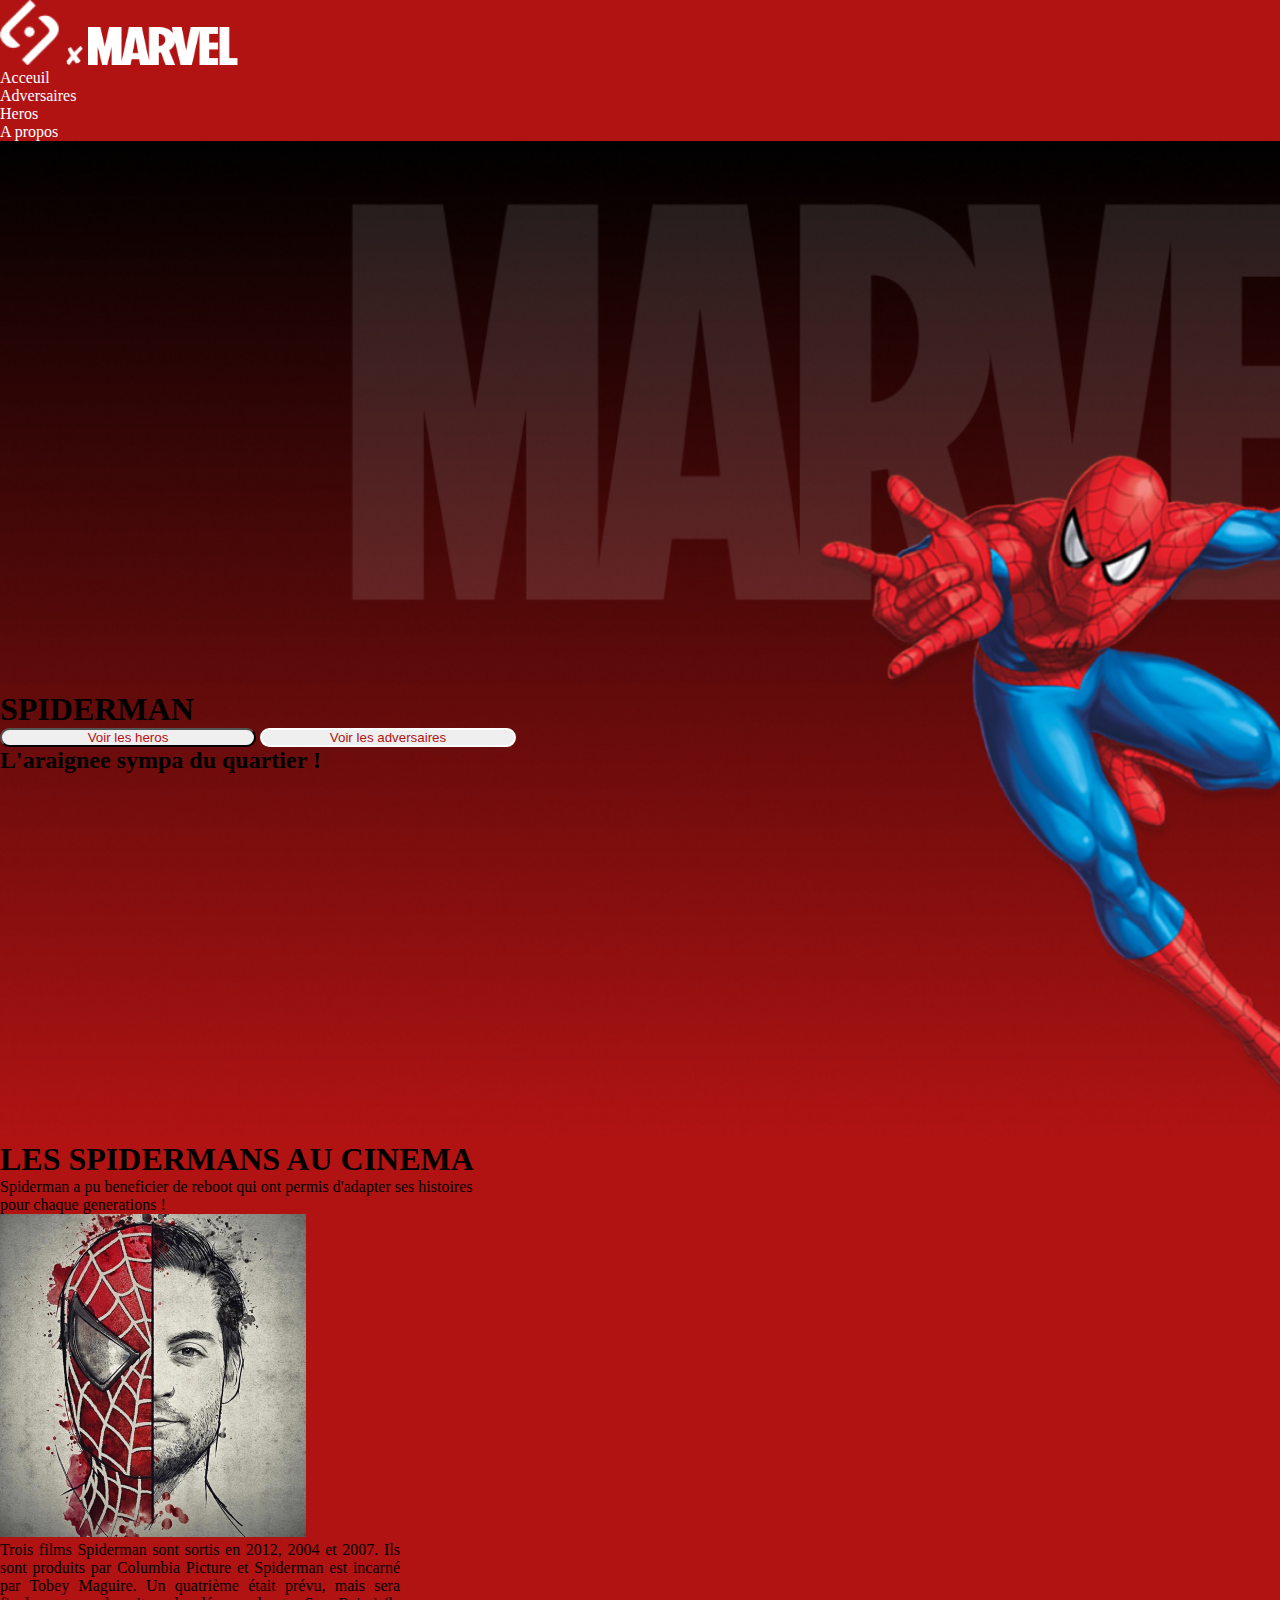
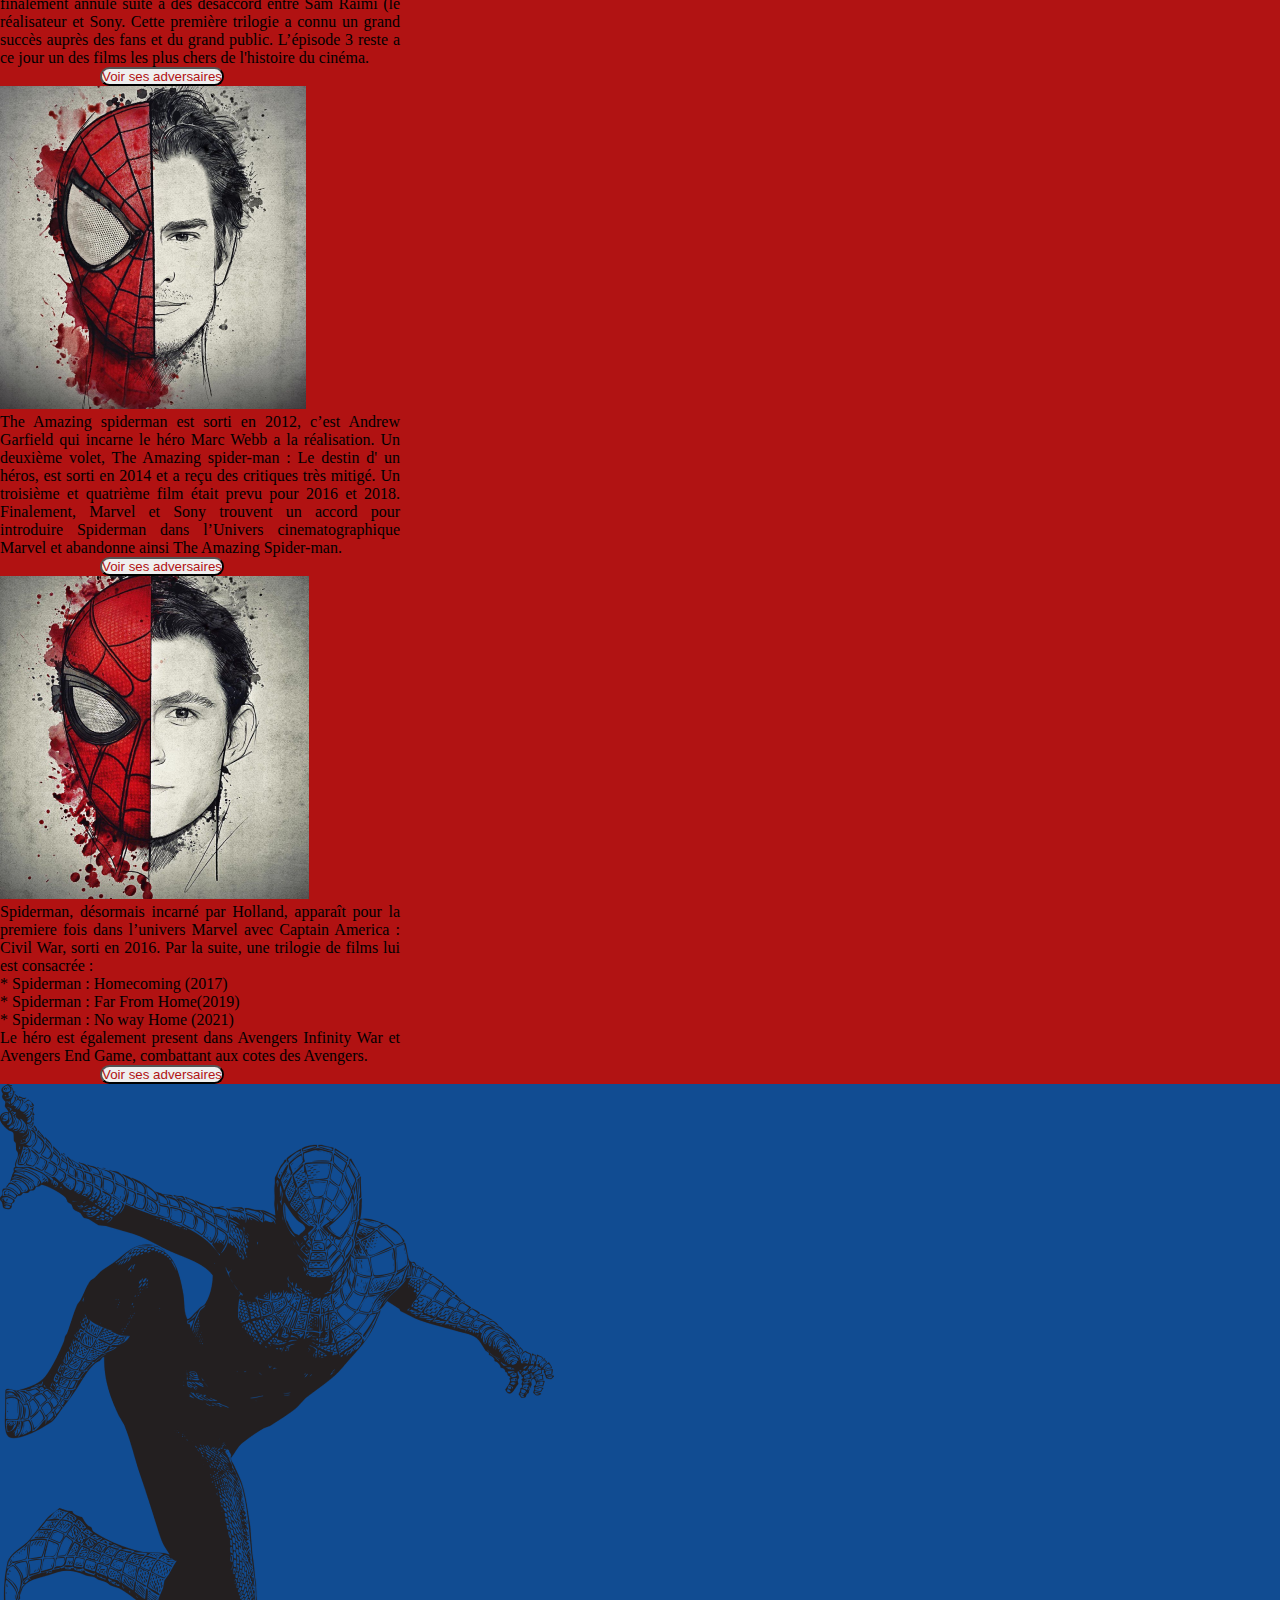
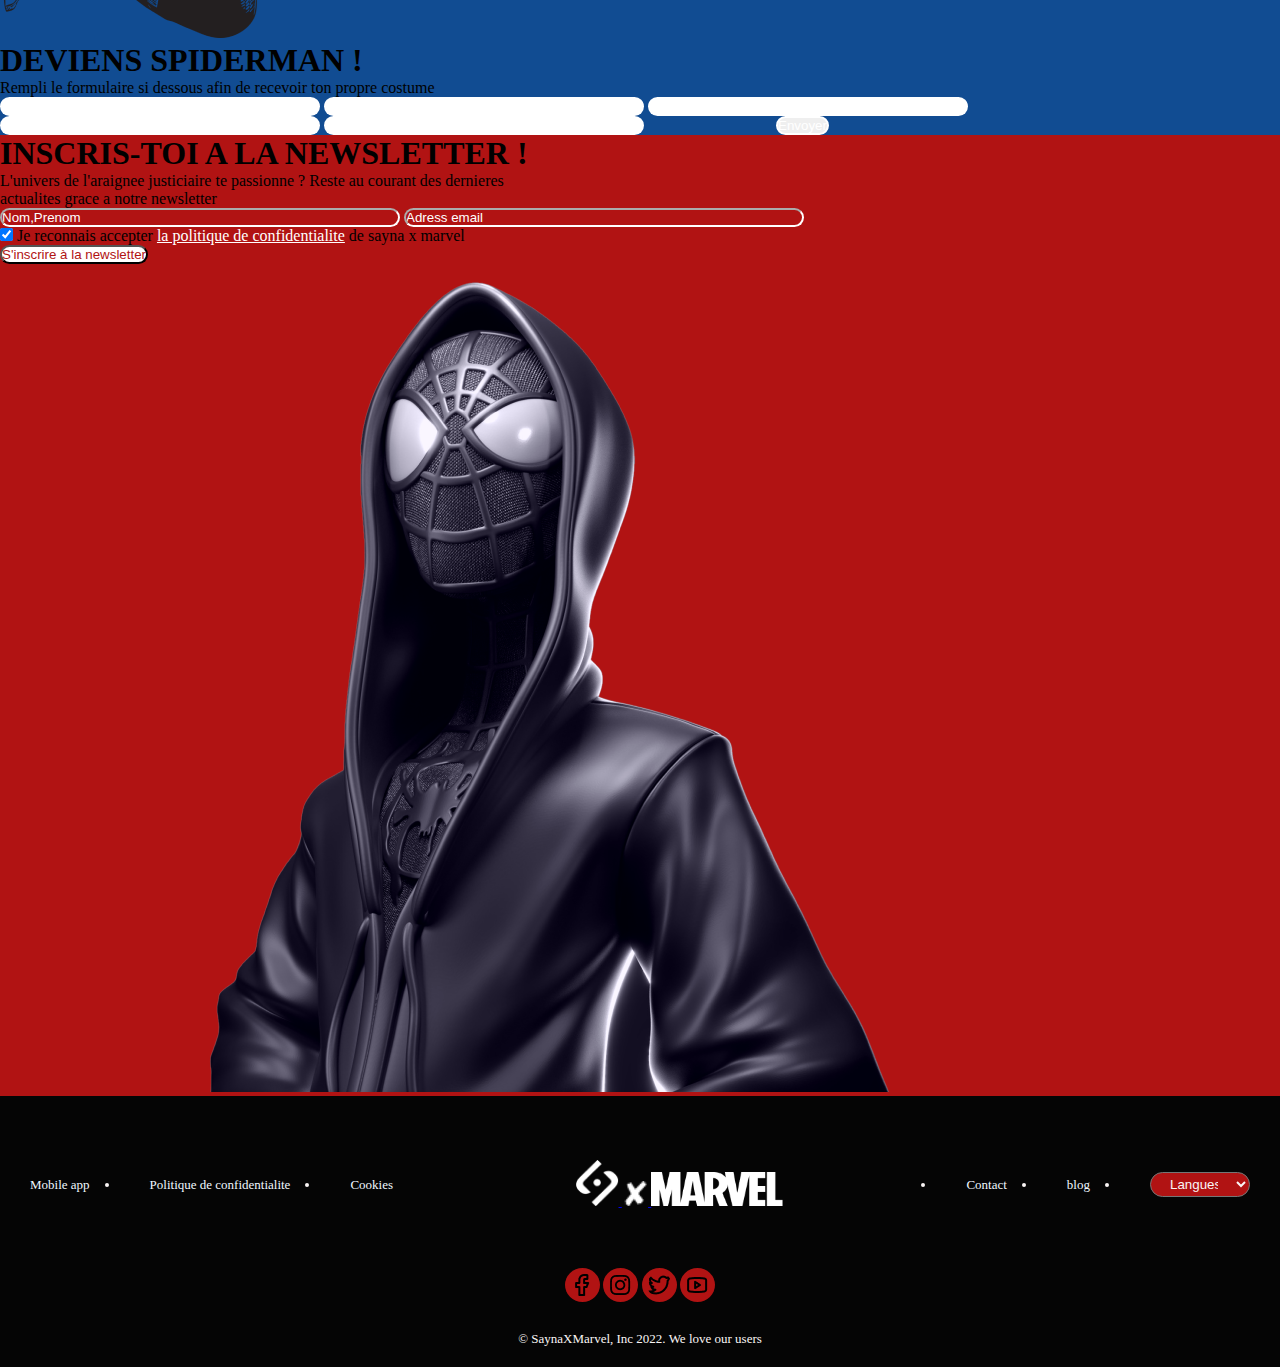
<file: index.html>
<!DOCTYPE html>
<html lang="en">
<head>
    <meta charset="UTF-8">
    <meta http-equiv="X-UA-Compatible" content="IE=edge">
    <meta name="viewport" content="width=device-width, initial-scale=1.0">
    <link href="https://cdn.jsdelivr.net/npm/bootstrap@5.1.3/dist/css/bootstrap.min.css" rel="stylesheet" integrity="sha384-1BmE4kWBq78iYhFldvKuhfTAU6auU8tT94WrHftjDbrCEXSU1oBoqyl2QvZ6jIW3" crossorigin="anonymous">
    <link rel="stylesheet" href="Assets/Css/style.css">
    <title>Home page</title>
</head>
<body>
    <nav id="navigation">
        <div class="container-fluid d-sm-flex text-center justify-content-between align-items-center py-3">
            <div class="mb-2 d-sm-flex text-center align-items-center">
                <img class="list-inline-item mx-4" style="width: 60px;" src="Assets/Logo/logo1.png" alt="logo">
                <img class="list-inline-item mx-4" style="width: 20px;" src="Assets/Logo/logo2.png" alt="logo">
                <img class="list-inline-item mx-4" style="width: 150px;" src="Assets/Logo/logo3.png" alt="logo">
            </div>
            <div class="menu pt-1">
                <ul class="list-inline m-0">
                    <li class="list-inline-item mx-4 fs-4"><a href="#"> <span class="mx-2 d-none d-md-inline">Acceuil</span></a></li>
                    <li class="list-inline-item mx-4 fs-4"><a href="adversaire.html"> <span class="mx-2 d-none d-md-inline">Adversaires</span></a></li>
                    <li class="list-inline-item mx-4 fs-4"><a href="hero.html"> <span class="mx-2 d-none d-md-inline">Heros</span></a></li>
                    <li class="list-inline-item mx-4 fs-4"><a href="apropos.html"> </i> <span class="mx-2 d-none d-md-inline">A propos</span></a></li>
                </ul>
            </div>
        </div>
    </nav>
    <main>
        <section id="spiderman">
            <div class="container mb-2 box">
                <h1 class="text-white fw-bold mb-4">SPIDERMAN</h1>
                <button type="button" class="btn btn-light py-2 fs-5 mb-4 mt-4">Voir les heros</button>
                <button type="button" class="btn py-2 fs-5 mb-4 mt-4 mx-4 opac">Voir les adversaires</button>    
                <h2 class="text-white fw-bold mb-4 mt-4">L'araignee sympa du quartier !</h2>
            </div>
        </section>
        <section id="cinema">
            <div class="container">
                <h1 class="text-white fw-bold">LES SPIDERMANS AU CINEMA</h1>
                <p class="text-white">Spiderman a pu beneficier de reboot qui ont permis d'adapter ses histoires <br>
                pour chaque generations !</p>
                <div class="row">
                    
                    <div class="col-md-4">
                        <div class="card" style="width: 25rem;">
                            <img src="Assets/Illustration/img3.png" class="card-img-top" alt="spiderman">
                            <div class="card-body">
                              <p class="card-text cinema-text text-white" style="font-size: 16px;">Trois films Spiderman sont sortis en 2012, 2004 et 2007. Ils sont produits par Columbia Picture 
                                  et Spiderman est incarné par Tobey Maguire. Un quatrième était prévu, mais sera finalement annule suite a des 
                                  désaccord entre Sam Raimi (le réalisateur et Sony. Cette première trilogie a connu un grand succès auprès des 
                                  fans et du grand public. L’épisode 3 reste a ce jour un des films les plus chers de l'histoire du cinéma.</p>
                                  <button type="button" class="btn btn-light py-2 fs-5 mt-6 button-card">Voir ses adversaires</button>
                             </div>
                          </div>
                    </div>
                    <div class="col-md-4">
                        <div class="card" style="width: 25rem;">
                            <img src="Assets/Illustration/img2.png" class="card-img-top" alt="spiderman">
                            <div class="card-body">
                              <p class="card-text cinema-text text-white">The Amazing spiderman est sorti en 2012, c’est Andrew Garfield qui incarne le héro
                                Marc Webb a la réalisation. Un deuxième volet, The Amazing spider-man : Le destin d' un héros,
                                est sorti en 2014 et a reçu des critiques très mitigé. Un troisième et quatrième film était prevu
                                 pour 2016 et 2018. Finalement, Marvel et Sony trouvent un accord pour introduire Spiderman dans
                                 l’Univers cinematographique Marvel et abandonne ainsi The Amazing Spider-man.</p>
                                 <button type="button" class="btn btn-light py-2 fs-5 mt-2 button-card">Voir ses adversaires</button>
                            </div>
                          </div>
                    </div>
                    <div class="col-md-4">
                        <div class="card" style="width: 25rem;">
                            <img src="Assets/Illustration/img4.png" class="card-img-top" alt="spiderman">
                            <div class="card-body">
                              <p class="card-text cinema-text text-white">Spiderman, désormais incarné par Holland, apparaît pour la premiere fois dans l’univers 
                                  Marvel avec Captain America : Civil War, sorti en 2016. Par la suite, une trilogie de films lui est consacrée : <br>
                                 * Spiderman : Homecoming (2017) <br>
                                 * Spiderman : Far From Home(2019) <br>
                                 * Spiderman : No way Home (2021) <br>
                                Le héro est également present dans Avengers Infinity War et Avengers End Game, combattant aux cotes des Avengers.</p>
                                <button type="button" class="btn btn-light py-2 fs-5 button-card">Voir ses adversaires</button>
                            </div>
                          </div>
                    </div>
                </div>
            </div>
        </section>
        <section id="formulaire">
            <div class="conteneur">
                <div class="row">
                    <div class="col-md-6">
                        <img src="Assets/Illustration/img5.png" alt="spiderman">
                    </div>
                    <div class="col-md-6">
                        <h1 class="text-white mt-4">DEVIENS SPIDERMAN !</h1>
                        <p class="text-white">Rempli le formulaire si dessous afin de recevoir ton propre costume</p>
                        <form>
                            <input type="text" class="form-control mt-3 form" placeholder="Nom">
                            <input type="text" class="form-control mt-3 form" placeholder="Prenom">
                            <input type="text" class="form-control mt-3 form" placeholder="Taille (cm)">
                            <input type="text" class="form-control mt-3 form" placeholder="Poids (kg)">
                            <input type="text" class="form-control mt-3 form" placeholder="Adress email">
                            <button type="button" class="btn py-6 px-4 fs-5 mb-4 mt-4 envoyer">Envoyer</button> 
                          </form>
                    </div>
                </div>
            </div>
        </section>
        <section id="newsletter">
            <div class="container box">
                <div class="row">
                    <div class="col-md-6">
                        <h1 class="text-white">INSCRIS-TOI A LA NEWSLETTER !</h1>
                        <p class="text-white">L'univers de l'araignee justiciaire te passionne ? Reste au courant des dernieres <br>
                        actualites grace a notre newsletter</p>
                        <form>
                            <input type="text" class="form-control mt-3 letterform" placeholder="Nom,Prenom ">
                            <input type="text" class="form-control mt-3 letterform" placeholder="Adress email">
                            <div class="form-check mt-4">
                                <input class="form-check-input" type="checkbox" id="check1" name="option1" value="something" checked>
                                <label class="form-check-label text-white">Je reconnais accepter <a href="#">la politique de confidentialite</a>
                                de sayna x marvel</label>
                              </div> 
                            <button type="button" class="btn py-6 px-4 fs-5 mb-4 mt-4 envoyer">S'inscrire à la newsletter</button>
                        </form>
                    </div>
                    <div class="col-md-6">
                        <img src="Assets/Illustration/img6.png" alt="spiderman">
                    </div>
                </div>
            </div>
        </section>
    </main>
    <footer>
        <div class="conteneur footer">
            <div class="navigation-footer">
                <ul class="list1">
                    <li><a href="#">Mobile app</a></li>
                    <li><a href="#">Politique de confidentialite</a></li>
                    <li><a href="#">Cookies</a></li>
                </ul>
                <div class="brand">
                    <a href="#">
                        <img src="./Assets/Logo/logo1.png" width="16%" alt="">
                        <img src="./Assets/Logo/logo2.png" width="10%" alt="">
                        <img src="./Assets/Logo/logo3.png" width="50%" alt="">
                    </a>
                </div>
                <ul class="list2">
                    <li><a href="#">Contact</a></li>
                    <li><a href="#">blog</a></li>
                    <li>
                        <select name="" id="" class="formselect">
                            <option selected="">Langues</option>
                            <option value="Francais">Francais</option>
                            <option value="Anglais">Anglais</option>
                            <option value="Espagnol">Espagnol</option>
                        </select>
                    </li>
                </ul>
            </div>
            <div class="media" >
                <img src="./Assets/Logo/logof.png" alt="">
                <img src="./Assets/Logo/logoi.png" alt="">
                <img src="./Assets/Logo/logot.png" alt="">
                <img src="./Assets/Logo/logoy.png" alt="">
            </div>
            <div class="copyright">
                <p>&copy; SaynaXMarvel, Inc 2022. We love our users</p>
            </div>
        </div>
    </footer>
</body>
</html>
</file>
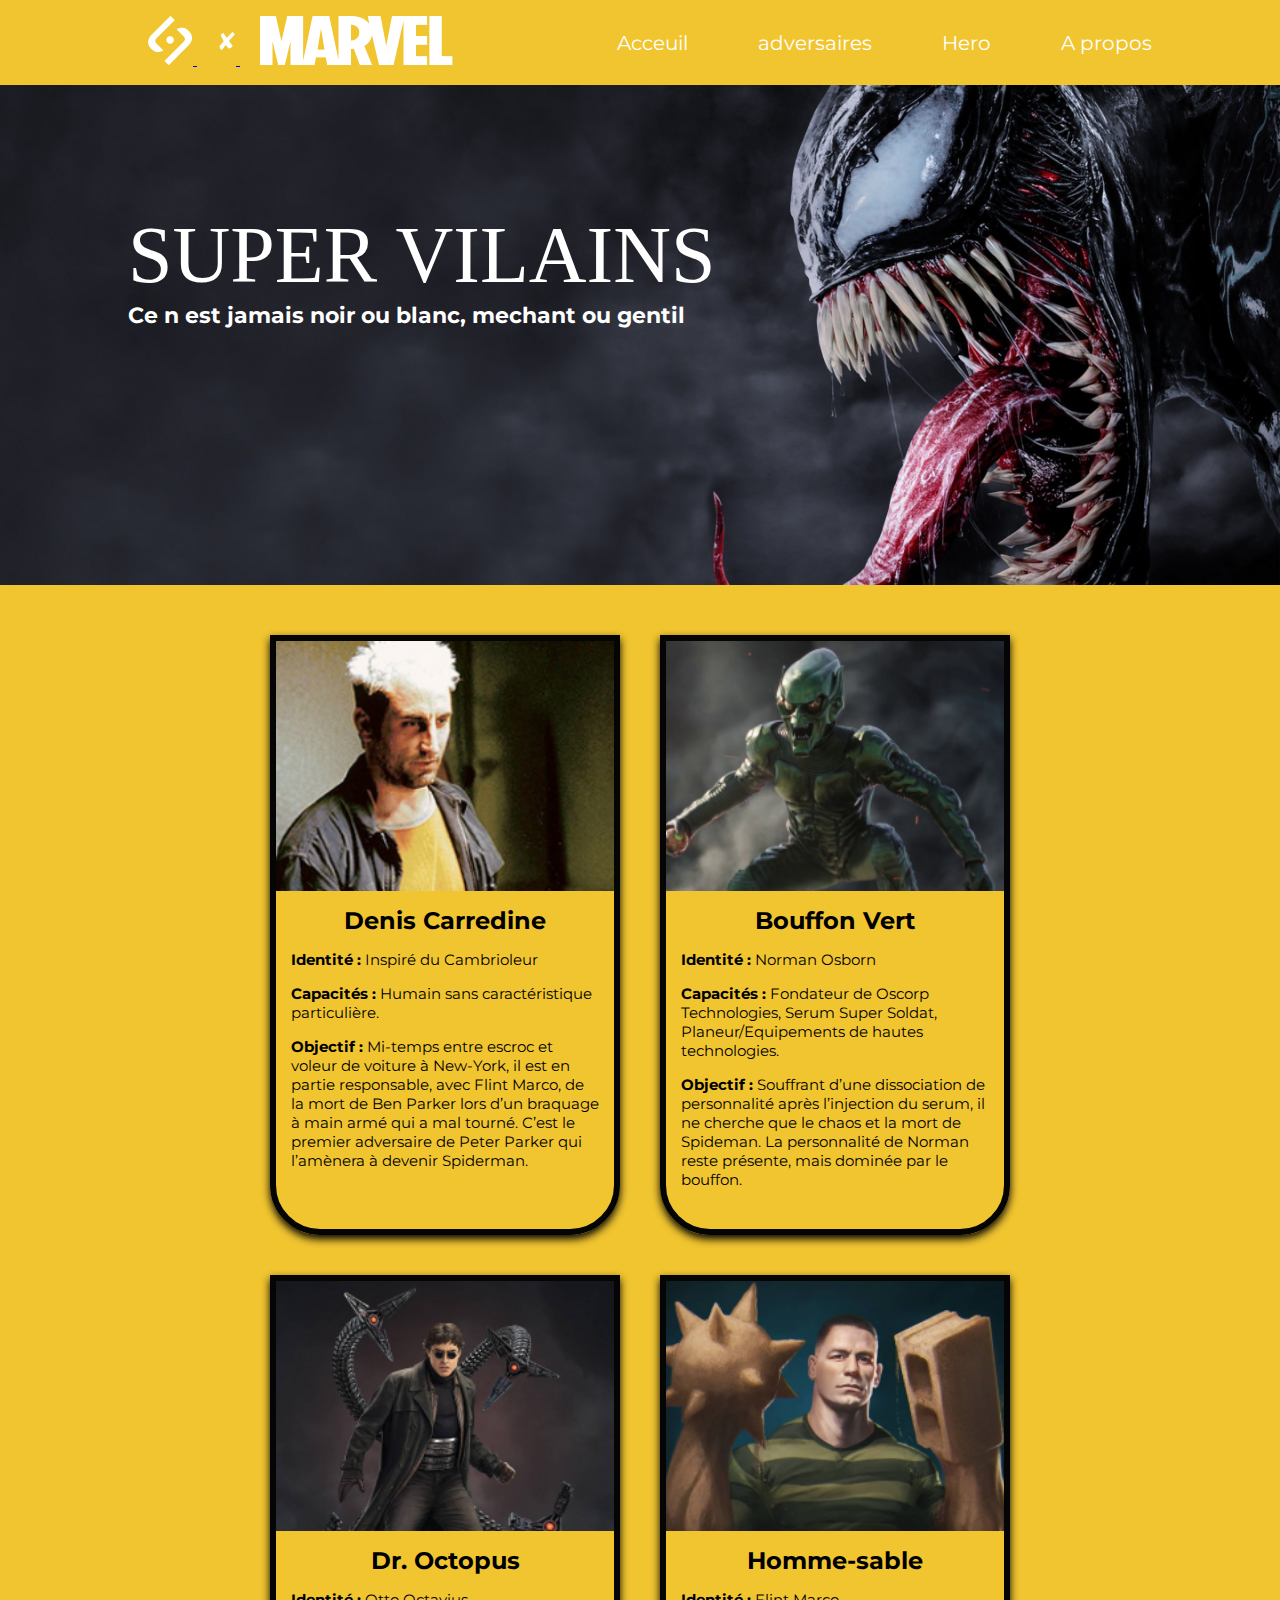
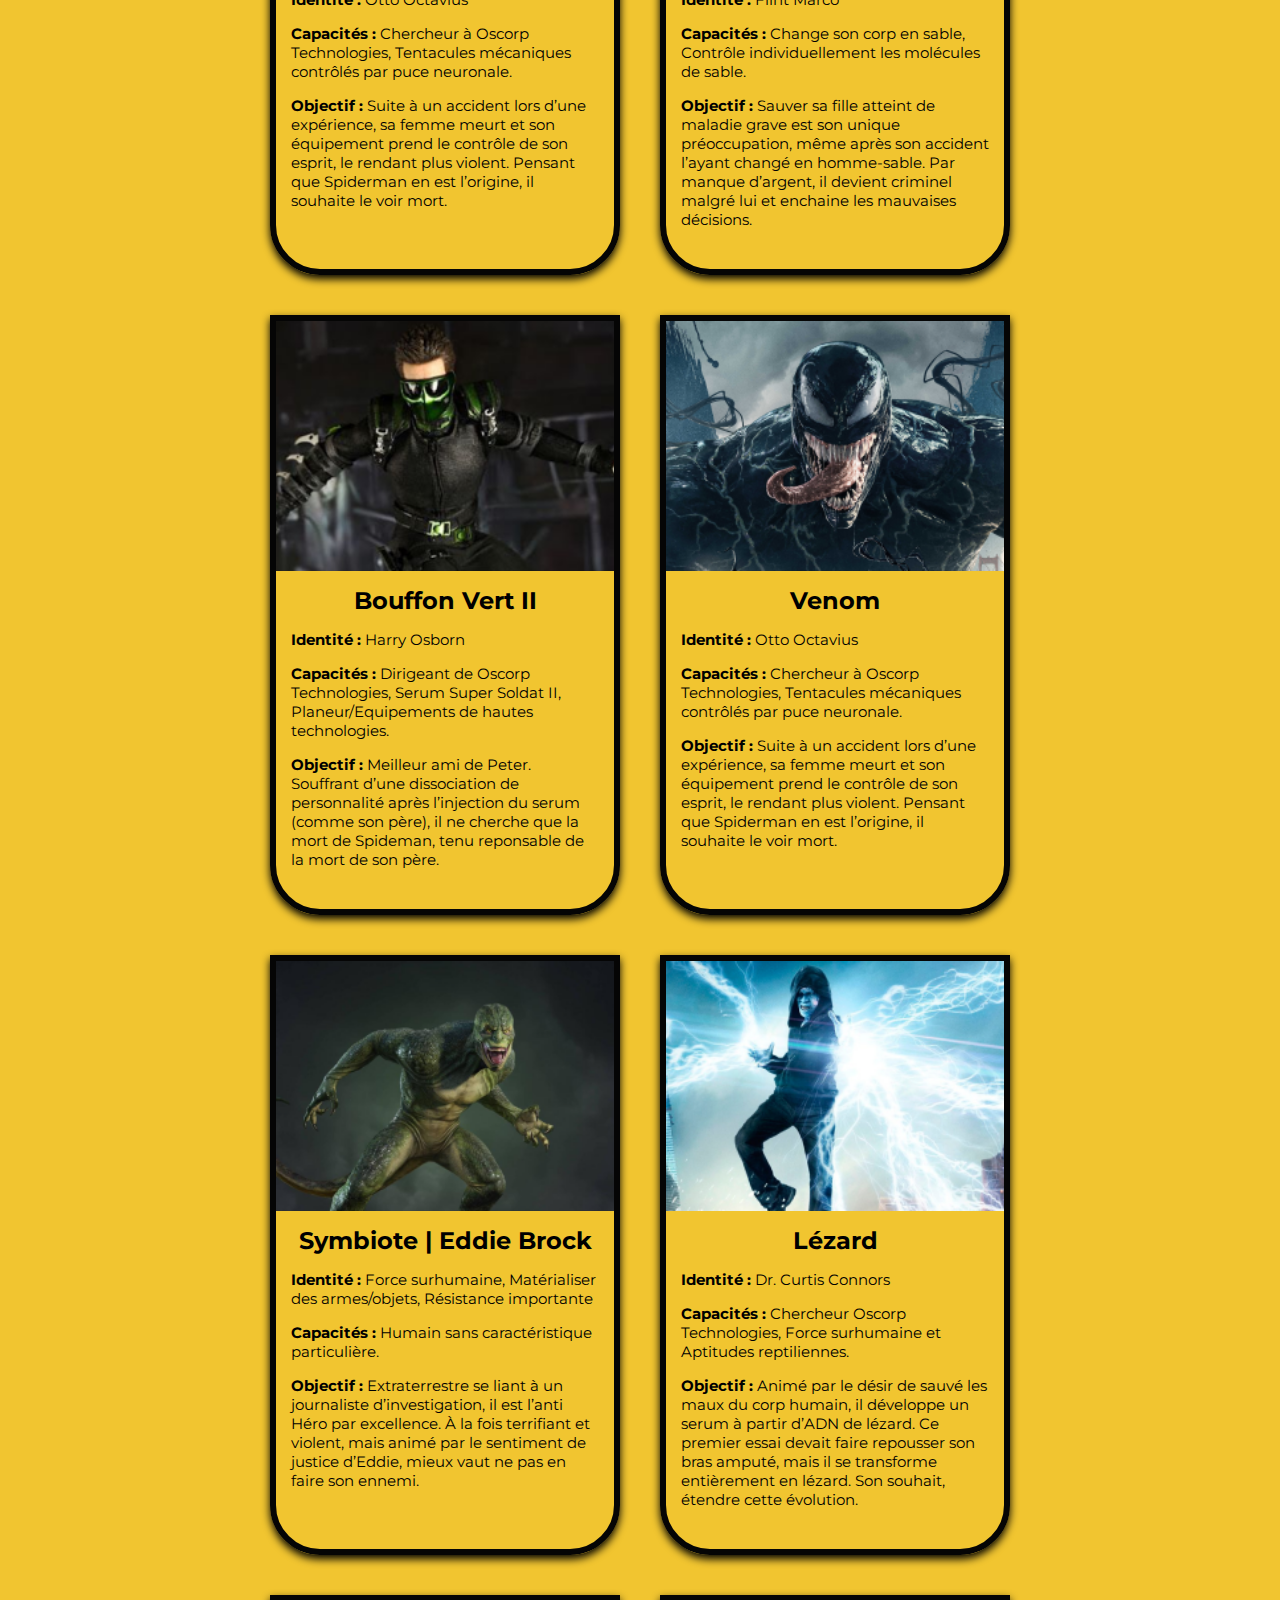
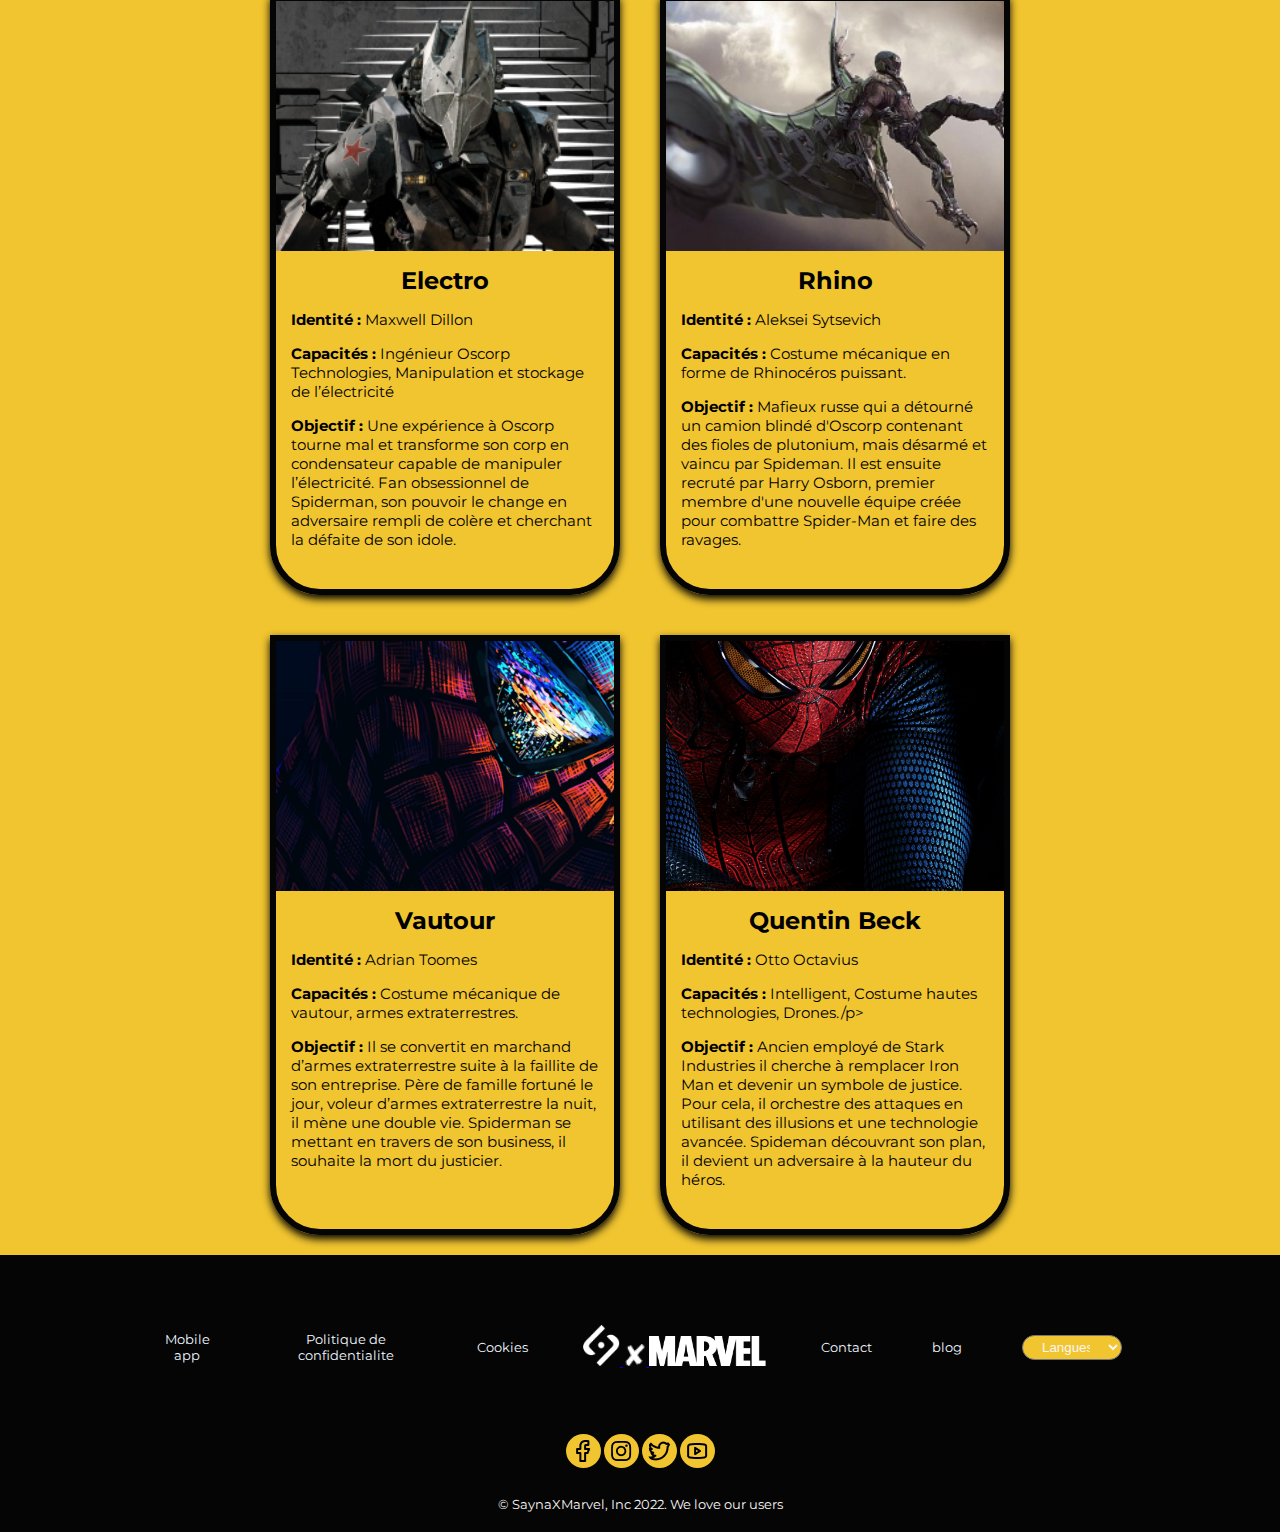
<file: adversaire.html>
<!DOCTYPE html>
<html lang="en">
<head>
    <meta charset="UTF-8">
    <meta http-equiv="X-UA-Compatible" content="IE=edge">
    <link rel="stylesheet" href="Assets/Css/adversaire.css">
    
    <meta name="viewport" content="width=device-width, initial-scale=1.0">
    <title>Adversaires</title>

</head>
<body>
    <header>
        <nav>
            <div class="conteneur navbar">
                <div class="brand">
                    <a href="#">
                        <img src="./Assets/Logo/logo1.png" alt="sayna">
                        <img  src="./Assets/Logo/logo2.png" alt="">
                        <img src="./Assets/Logo/logo3.png" alt="marvel">
                    </a>
                    
                </div>
                <div class="menu">
                    <ul>
                        <li><a href="index.html">Acceuil</a></li>
                        <li><a href="#">adversaires</a></li>
                        <li><a href="heros.html">Hero</a></li>
                        <li><a href="apropos.html">A propos</a></li>
                    </ul>
                </div>
            </div>
        </nav>
    </header>
    <section id="hero">
        <div class="conteneur box">
            <h1 class="titre">SUPER VILAINS</h1>
            <p class="description">Ce n est jamais noir ou blanc, mechant ou gentil</p>
        </div>
    </section>
    <section id="card-section">
        <div class="conteneur">
            <div class="card">
                <div class="card-hero">
                    <div class="card-image card-image1"></div>
                    <h2 class="card-title">Denis Carredine</h2>
                    <div class="card-content">
                        <p> <span>Identité : </span>Inspiré du Cambrioleur </p>
                        <p><span>Capacités : </span>Humain sans caractéristique particulière.</p>
                        <p><span>Objectif : </span> Mi-temps entre escroc et voleur de voiture à New-York, il est en partie responsable, 
                            avec Flint Marco, de la mort de Ben Parker lors d’un braquage à main armé qui a mal tourné. C’est le premier 
                            adversaire de Peter Parker qui l’amènera à devenir Spiderman.</p> 
                    </div>
                </div>
                <div class="card-hero">
                    <div class="card-image card-image2"></div>
                    <h2 class="card-title">Bouffon Vert</h2>
                    <div class="card-content">
                        <p> <span>Identité : </span>Norman Osborn </p>
                        <p><span>Capacités :  </span> Fondateur de Oscorp Technologies, Serum Super Soldat, Planeur/Equipements de hautes technologies.</p>
                        <p><span>Objectif : </span> Souffrant d’une dissociation de personnalité après l’injection du serum, il ne cherche que le chaos
                             et la mort de Spideman. La personnalité de Norman reste présente, mais dominée par le bouffon. </p> 
                    </div>
                </div>
                <div class="card-hero">
                    <div class="card-image card-image3"></div>
                    <h2 class="card-title">Dr. Octopus</h2>
                    <div class="card-content">
                        <p> <span>Identité : </span>Otto Octavius </p>
                        <p><span>Capacités :  </span>Chercheur à Oscorp Technologies, Tentacules mécaniques contrôlés par puce neuronale.</p>
                        <p><span>Objectif :  </span>Suite à un accident lors d’une expérience, sa femme meurt et son équipement prend le contrôle
                             de son esprit, le rendant plus violent. Pensant que Spiderman en est l’origine, il souhaite le voir mort. </p> 
                    </div>
                </div>
                <div class="card-hero">
                    <div class="card-image card-image4"></div>
                    <h2 class="card-title">Homme-sable</h2>
                    <div class="card-content">
                        <p> <span>Identité : </span>Flint Marco</p>
                        <p><span>Capacités : </span>Change son corp en sable, Contrôle individuellement les molécules de sable.</p>
                        <p><span>Objectif : </span> Sauver sa fille atteint de  maladie grave est son unique préoccupation, même après son accident 
                            l’ayant changé en homme-sable. Par manque d’argent, il devient criminel malgré lui et enchaine les mauvaises décisions.</p> 
                    </div>
                </div>
                <div class="card-hero">
                    <div class="card-image card-image5"></div>
                    <h2 class="card-title">Bouffon Vert II</h2>
                    <div class="card-content">
                        <p> <span>Identité : </span>Harry Osborn</p>
                        <p><span>Capacités :  </span> Dirigeant de Oscorp Technologies, Serum Super Soldat II, Planeur/Equipements de hautes technologies.</p>
                        <p><span>Objectif : </span> Meilleur ami de Peter. Souffrant d’une dissociation de personnalité après l’injection du serum 
                            (comme son père), il ne cherche que la mort de Spideman, tenu reponsable de la mort de son père. </p> 
                    </div>
                </div>
                <div class="card-hero">
                    <div class="card-image card-image6"></div>
                    <h2 class="card-title">Venom</h2>
                    <div class="card-content">
                        <p> <span>Identité : </span>Otto Octavius </p>
                        <p><span>Capacités :  </span>Chercheur à Oscorp Technologies, Tentacules mécaniques contrôlés par puce neuronale.</p>
                        <p><span>Objectif :  </span>Suite à un accident lors d’une expérience, sa femme meurt et son équipement prend le contrôle
                             de son esprit, le rendant plus violent. Pensant que Spiderman en est l’origine, il souhaite le voir mort. </p> 
                    </div>
                </div>
                <div class="card-hero">
                    <div class="card-image card-image7"></div>
                    <h2 class="card-title">Symbiote | Eddie Brock</h2>
                    <div class="card-content">
                        <p> <span>Identité : </span>Force surhumaine, Matérialiser des armes/objets, Résistance importante</p>
                        <p><span>Capacités : </span>Humain sans caractéristique particulière.</p>
                        <p><span>Objectif : </span> Extraterrestre se liant à un journaliste d’investigation, il est l’anti Héro par excellence. À la fois 
                            terrifiant et violent, mais animé par le sentiment de justice d’Eddie, mieux vaut ne pas en faire son ennemi.</p> 
                    </div>
                </div>
                <div class="card-hero">
                    <div class="card-image card-image8"></div>
                    <h2 class="card-title">Lézard</h2>
                    <div class="card-content">
                        <p> <span>Identité : </span>Dr. Curtis Connors</p>
                        <p><span>Capacités :  </span> Chercheur Oscorp Technologies, Force surhumaine et Aptitudes reptiliennes.</p>
                        <p><span>Objectif : </span> Animé par le désir de sauvé les maux du corp humain, il développe un serum à partir d’ADN de lézard. 
                            Ce premier essai devait faire repousser son bras amputé, mais il se transforme entièrement en lézard. Son souhait, étendre 
                            cette évolution.</p> 
                    </div>
                </div>
                <div class="card-hero">
                    <div class="card-image card-image9"></div>
                    <h2 class="card-title">Electro</h2>
                    <div class="card-content">
                        <p> <span>Identité : </span>Maxwell Dillon </p>
                        <p><span>Capacités :  </span>Ingénieur Oscorp Technologies, Manipulation et stockage de l’électricité</p>
                        <p><span>Objectif :  </span>Une expérience à Oscorp tourne mal et transforme son corp en condensateur capable de manipuler
                             l’électricité. Fan obsessionnel de Spiderman, son pouvoir le change en adversaire rempli de colère et cherchant la défaite 
                             de son idole.</p> 
                    </div>
                </div>
                <div class="card-hero">
                    <div class="card-image card-image10"></div>
                    <h2 class="card-title">Rhino</h2>
                    <div class="card-content">
                        <p> <span>Identité : </span>Aleksei Sytsevich</p>
                        <p><span>Capacités : </span>Costume mécanique en forme de Rhinocéros puissant.</p>
                        <p><span>Objectif : </span>  Mafieux russe qui a détourné un camion blindé d'Oscorp contenant des fioles de plutonium, mais 
                            désarmé et vaincu par Spideman. Il est ensuite recruté par Harry Osborn, premier membre d'une nouvelle équipe créée pour 
                            combattre Spider-Man et faire des ravages.</p> 
                    </div>
                </div>
                <div class="card-hero">
                    <div class="card-image card-image12"></div>
                    <h2 class="card-title">Vautour</h2>
                    <div class="card-content">
                        <p> <span>Identité : </span>Adrian Toomes</p>
                        <p><span>Capacités :  </span> Costume mécanique de vautour, armes extraterrestres.</p>
                        <p><span>Objectif : </span> Il se convertit en marchand d’armes extraterrestre suite à la faillite de son entreprise.  Père de
                             famille fortuné le jour, voleur d’armes extraterrestre la nuit, il mène une double vie. Spiderman se mettant en travers 
                             de son business, il souhaite la mort du justicier. </p> 
                    </div>
                </div>
                <div class="card-hero">
                    <div class="card-image card-image13"></div>
                    <h2 class="card-title">Quentin Beck</h2>
                    <div class="card-content">
                        <p> <span>Identité : </span>Otto Octavius </p>
                        <p><span>Capacités :  </span>Intelligent, Costume hautes technologies, Drones./p>
                        <p><span>Objectif :  </span>Ancien employé de Stark Industries il cherche à remplacer Iron Man et devenir un symbole de justice. 
                            Pour cela, il orchestre des attaques en utilisant des illusions et une technologie avancée. Spideman découvrant son plan, 
                            il devient un adversaire à la hauteur du héros.</p> 
                    </div>
                </div>
            </div>
        </div>
    </section>

    <footer>
        <div class="conteneur footer">
            <div class="navigation-footer">
                <ul class="list1">
                    <li><a href="#">Mobile app</a></li>
                    <li><a href="#">Politique de confidentialite</a></li>
                    <li><a href="#">Cookies</a></li>
                </ul>
                <div class="brand">
                    <a href="#">
                        <img src="./Assets/Logo/logo1.png" width="16%" alt="">
                        <img src="./Assets/Logo/logo2.png" width="10%" alt="">
                        <img src="./Assets/Logo/logo3.png" width="50%" alt="">
                    </a>
                </div>
                <ul class="list2">
                    <li><a href="#">Contact</a></li>
                    <li><a href="#">blog</a></li>
                    <li>
                        <select name="" id="" class="formselect">
                            <option selected="">Langues</option>
                            <option value="Francais">Francais</option>
                            <option value="Anglais">Anglais</option>
                            <option value="Espagnol">Espagnol</option>
                        </select>
                    </li>
                </ul>
            </div>
            <div class="media" >
                <img src="./Assets/Logo/logof.png" alt="">
                <img src="./Assets/Logo/logoi.png" alt="">
                <img src="./Assets/Logo/logot.png" alt="">
                <img src="./Assets/Logo/logoy.png" alt="">
            </div>
            <div class="copyright">
                <p>&copy; SaynaXMarvel, Inc 2022. We love our users</p>
            </div>
        </div>
    </footer>
    
</body>
</html>
</file>
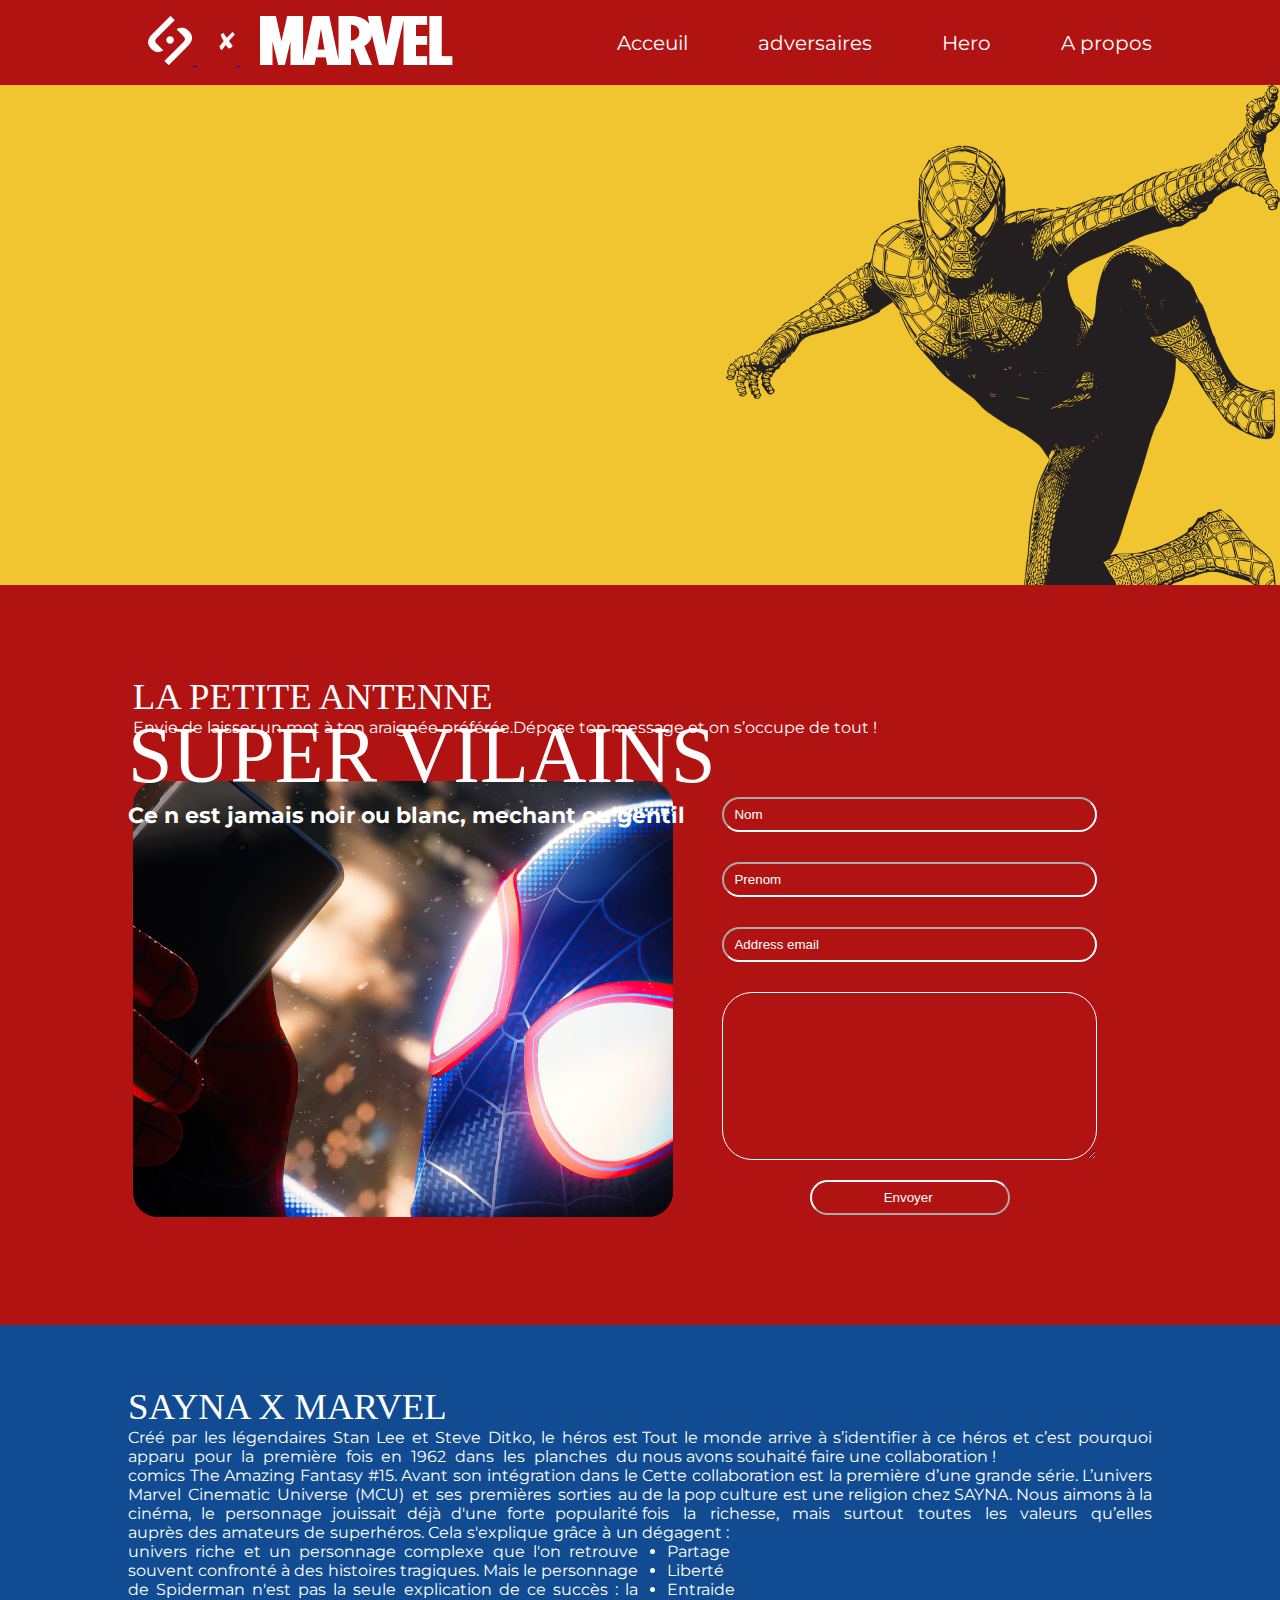
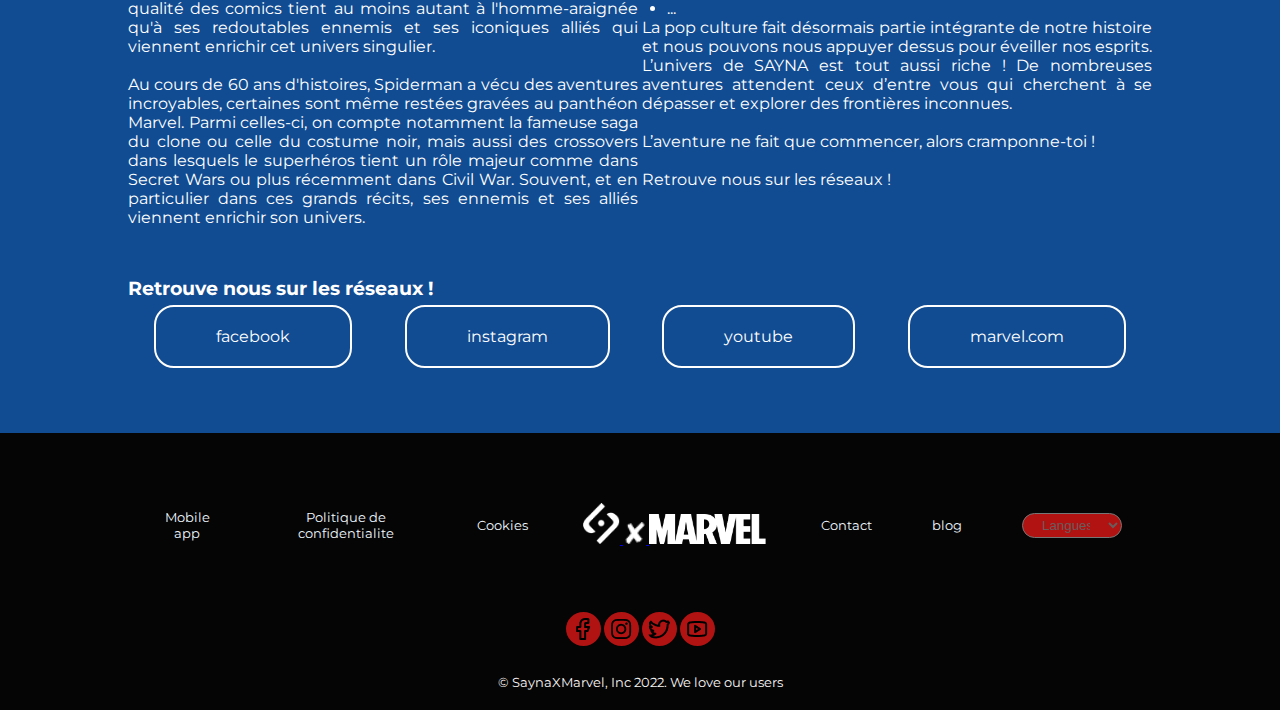
<file: apropos.html>
<!DOCTYPE html>
<html lang="fr">
<head>
    <meta charset="UTF-8">
    <meta http-equiv="X-UA-Compatiblecc" content="IE=edge">
    <link href="https://cdn.jsdelivr.net/npm/bootstrap@5.1.3/dist/css/bootstrap.min.css" rel="stylesheet" integrity="sha384-1BmE4kWBq78iYhFldvKuhfTAU6auU8tT94WrHftjDbrCEXSU1oBoqyl2QvZ6jIW3" crossorigin="anonymous">
    <link rel="stylesheet" href="https://use.fontawesome.com/releases/v5.15.1/css/all.css" integrity="sha384-vp86vTRFVJgpjF9jiIGPEEqYqlDwgyBgEF109VFjmqGmIY/Y4HV4d3Gp2irVfcrp" crossorigin="anonymous">
    <link rel="stylesheet" href="Assets/Css/adversaire.css">
    <link rel="stylesheet" href="Assets/Css/apropos.css">
    <meta name="viewport" content="width=device-width, initial-scale=1.0">
    <title>A propos</title>

</head>
<body>
    <header>
        <nav>
            <div class="conteneur navbar">
                <div class="brand">
                    <a href="bonus.html">
                        <img src="./Assets/Logo/logo1.png" alt="sayna">
                        <img  src="./Assets/Logo/logo2.png" alt="">
                        <img src="./Assets/Logo/logo3.png" alt="marvel">
                    </a>
                    
                </div>
                <div class="menu">
                    <ul>
                        <li><a href="index.html">Acceuil</a></li>
                        <li><a href="adversaire.html">adversaires</a></li>
                        <li><a href="heros.html">Hero</a></li>
                        <li><a href="#">A propos</a></li>
                    </ul>
                </div>
            </div>
        </nav>
    </header>
    <main>
        <section id="hero">
            <div class="image-rotate">
                
            </div>
            <div class="conteneur box">
                <h1 class="titre">SUPER VILAINS</h1>
                <p class="description">Ce n est jamais noir ou blanc, mechant ou gentil</p>
            </div>
        </section>
        <section id="antenne">
            <div class="conteneur">
                <div class="antenne-header">
                    <h1>LA PETITE ANTENNE</h1>
                    <p>Envie de laisser un mot à ton araignée préférée.Dépose ton message et on s’occupe de
                        tout !</p>
                </div>
                <div class="antenne-body">
                    <div>
                        <img class="antenne-image" src="Assets/Illustration/img34.png" alt="">
                    </div>
                    <div class="formulaire">
                        <form action="" method=" ">
                            <input class="form-antenne" type="text" placeholder="Nom">
                            <input class="form-antenne" type="text" placeholder="Prenom">
                            <input class="form-antenne" type="email" name="" id="" placeholder="Address email">
                            <textarea class="form-antenne" name="" id="" cols="30" rows="10"></textarea>
                            <input class="form-button" type="submit" value="Envoyer ">
                        </form>
                    </div>
                </div>
            </div>
        </section>
        <section id="saynaxmarvel">
            <div class="conteneur">
                <h1>SAYNA X MARVEL</h1>
                <div class="saynaxmarvel-body">
                    <div class="box-text">
                        <p class="text">
                            Créé par les légendaires Stan Lee et Steve Ditko, le héros est apparu pour la première fois
                            en 1962 dans les planches du comics The Amazing Fantasy #15. Avant son intégration dans
                            le Marvel Cinematic Universe (MCU) et ses premières sorties au cinéma, le personnage
                            jouissait déjà d'une forte popularité auprès des amateurs de superhéros. Cela s'explique
                            grâce à un univers riche et un personnage complexe que l'on retrouve souvent confronté à
                            des histoires tragiques. Mais le personnage de Spiderman n'est pas la seule explication de
                            ce succès : la qualité des comics tient au moins autant à l'homme-araignée qu'à ses
                            redoutables ennemis et ses iconiques alliés qui viennent enrichir cet univers singulier.
                            <br>
                            <br>
                            Au cours de 60 ans d'histoires, Spiderman a vécu des aventures incroyables, certaines sont
                            même restées gravées au panthéon Marvel. Parmi celles-ci, on compte notamment la
                            fameuse saga du clone ou celle du costume noir, mais aussi des crossovers dans lesquels
                            le superhéros tient un rôle majeur comme dans Secret Wars ou plus récemment dans Civil
                            War. Souvent, et en particulier dans ces grands récits, ses ennemis et ses alliés viennent
                            enrichir son univers.
                        </p>
                    </div>
                    <div class="box-text">
                        <p class="text">
                            Tout le monde arrive à s’identifier à ce héros et c’est pourquoi nous avons souhaité faire une
                            collaboration !
                            <br>
                            Cette collaboration est la première d’une grande série. L’univers de la pop culture est une
                            religion chez SAYNA. Nous aimons à la fois la richesse, mais surtout toutes les valeurs
                            qu’elles dégagent :
                            <ul>
                                <li>Partage</li>
                                <li>Liberté</li>
                                <li>Entraide</li>
                                <li>...</li>
                            </ul>
                            La pop culture fait désormais partie intégrante de notre histoire et nous pouvons nous
                            appuyer dessus pour éveiller nos esprits.
                            L’univers de SAYNA est tout aussi riche ! De nombreuses aventures attendent ceux d’entre
                            vous qui cherchent à se dépasser et explorer des frontières inconnues.
                            <br>
                            <br>
                            L’aventure ne fait que commencer, alors cramponne-toi !
                            <br>
                            <br>
                            Retrouve nous sur les réseaux !
                        </p>
                    </div>
                </div>
                <div class="saynaxmarvel-media">
                    <h3>Retrouve nous sur les réseaux !</h3>
                    <div class="media">
                        <a href="#">facebook</a>
                        <a href="#">instagram</a>
                        <a href="#">youtube</a>
                        <a href="#">marvel.com</a>
                    </div>
                </div>
            </div>
        </section>
    </main>
    <footer>
        <div class="conteneur footer">
            <div class="navigation-footer">
                <ul class="list1">
                    <li><a href="#">Mobile app</a></li>
                    <li><a href="#">Politique de confidentialite</a></li>
                    <li><a href="#">Cookies</a></li>
                </ul>
                <div class="brand">
                    <a href="#">
                        <img src="./Assets/Logo/logo1.png" width="16%" alt="">
                        <img src="./Assets/Logo/logo2.png" width="10%" alt="">
                        <img src="./Assets/Logo/logo3.png" width="50%" alt="">
                    </a>
                </div>
                <ul class="list2">
                    <li><a href="#">Contact</a></li>
                    <li><a href="#">blog</a></li>
                    <li>
                        <select name="" id="" class="formselect">
                            <option selected="">Langues</option>
                            <option value="Francais">Francais</option>
                            <option value="Anglais">Anglais</option>
                            <option value="Espagnol">Espagnol</option>
                        </select>
                    </li>
                </ul>
            </div>
            <div class="media" >
                <img src="./Assets/Logo/logof.png" alt="">
                <img src="./Assets/Logo/logoi.png" alt="">
                <img src="./Assets/Logo/logot.png" alt="">
                <img src="./Assets/Logo/logoy.png" alt="">
            </div>
            <div class="copyright">
                <p>&copy; SaynaXMarvel, Inc 2022. We love our users</p>
            </div>
        </div>
    </footer>
</body>
</html>
</file>
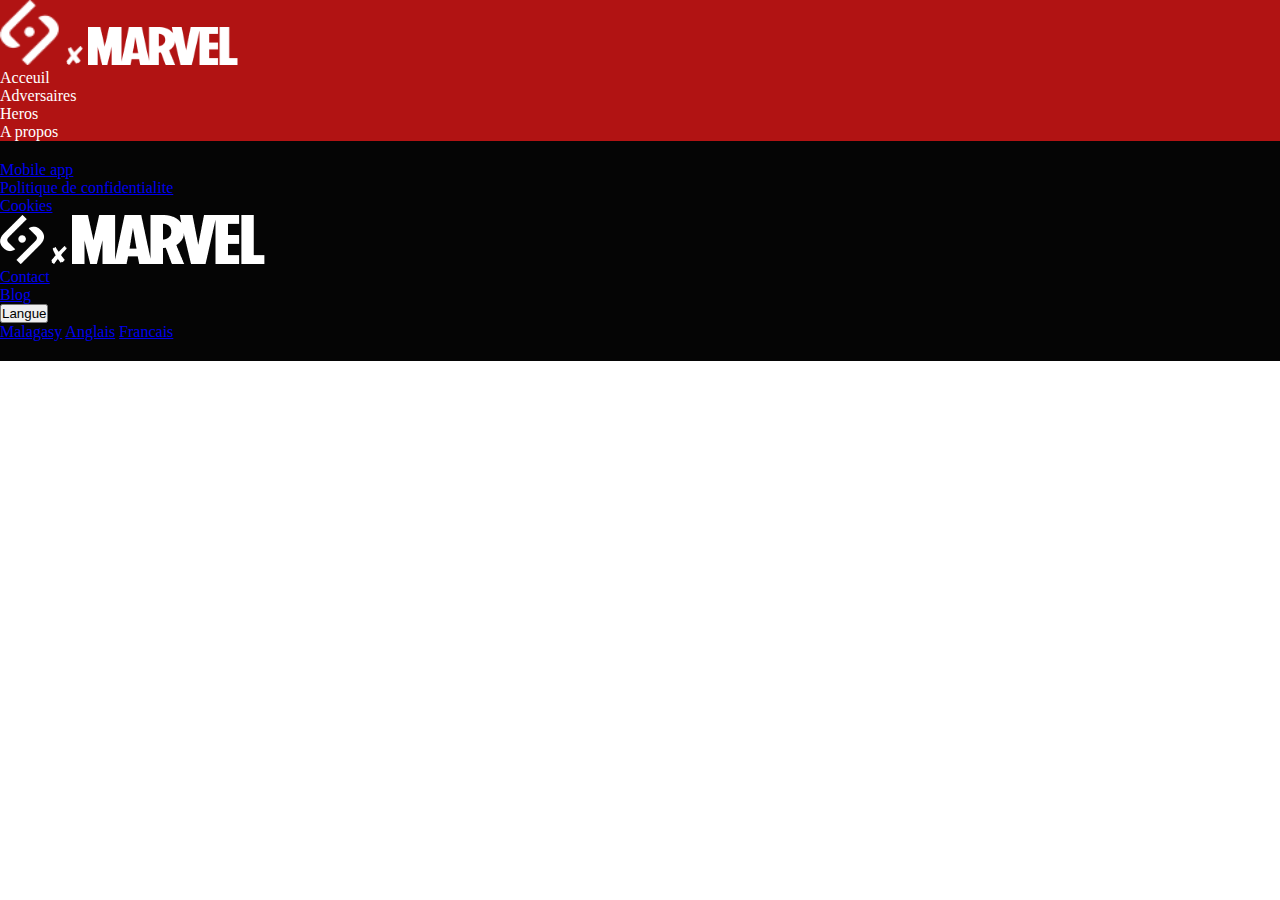
<file: bonus.html>
<!DOCTYPE html>
<html lang="en">
<head>
    <meta charset="UTF-8">
    <meta http-equiv="X-UA-Compatible" content="IE=edge">
    <meta name="viewport" content="width=device-width, initial-scale=1.0">
    <link href="https://cdn.jsdelivr.net/npm/bootstrap@5.1.3/dist/css/bootstrap.min.css" rel="stylesheet" integrity="sha384-1BmE4kWBq78iYhFldvKuhfTAU6auU8tT94WrHftjDbrCEXSU1oBoqyl2QvZ6jIW3" crossorigin="anonymous">
    <link rel="stylesheet" href="Assets/Css/style.css">
    <title>Home page</title>
</head>
<body>
    <nav id="navigation">
        <div class="container-fluid d-sm-flex text-center justify-content-between align-items-center py-3">
            <div class="mb-2 d-sm-flex text-center align-items-center">
                <img class="list-inline-item mx-4" style="width: 60px;" src="Assets/Logo/logo1.png" alt="logo">
                <img class="list-inline-item mx-4" style="width: 20px;" src="Assets/Logo/logo2.png" alt="logo">
                <img class="list-inline-item mx-4" style="width: 150px;" src="Assets/Logo/logo3.png" alt="logo">
            </div>
            <div class="menu pt-1">
                <ul class="list-inline m-0">
                    <li class="list-inline-item mx-4 fs-4"><a href="index.html"> <span class="mx-2 d-none d-md-inline">Acceuil</span></a></li>
                    <li class="list-inline-item mx-4 fs-4"><a href="adversaire.html"> <span class="mx-2 d-none d-md-inline">Adversaires</span></a></li>
                    <li class="list-inline-item mx-4 fs-4"><a href="#"> <span class="mx-2 d-none d-md-inline">Heros</span></a></li>
                    <li class="list-inline-item mx-4 fs-4"><a href="apropos.html"> </i> <span class="mx-2 d-none d-md-inline">A propos</span></a></li>
                </ul>
            </div>
        </div>
    </nav>
    <main>
        
    </main>
    <footer >
        <div class="container">
            <div class="row d-none d-md-block text-center pt-4">
                <div class="col-md-12 d-flex justify-content-between align-items-center">
                    <ul class="list-inline m-2">
                        <li class="list-inline-item justify-content-between"><a href="#">Mobile app</a></li>
                        <li class="list-inline-item justify-content-between"><a href="#">Politique de confidentialite</a></li>
                        <li class="list-inline-item justify-content-between"><a href="#">Cookies</a></li>
                    </ul>
                    <div class="logo">
                        <img src="Assets/Logo/logo1.png" alt="sayna">
                        <img src="Assets/Logo/logo2.png" alt="sayna">
                        <img src="Assets/Logo/logo3.png" alt="marvel">
                    </div>
                    <ul class="list-inline m-2">
                        <li class="list-inline-item"><a href="#">Contact</a></li>
                        <li class="list-inline-item"><a href="#">Blog</a></li>
                    </ul>
                    <div class="derouler">
                        <div class="btn-group">
                            <button type="button" class="btn dropdown-toggle dropdown" data-bs-toggle="dropdown">Langue</button>
                            <div class="dropdown-menu">
                              <a class="dropdown-item" href="#">Malagasy</a>
                              <a class="dropdown-item" href="#">Anglais</a>
                              <a class="dropdown-item" href="#">Francais</a>
                            </div>
                          </div>
                    </div>
                </div>
            </div>
        </div>
    </footer>
</body>
</html>
</file>
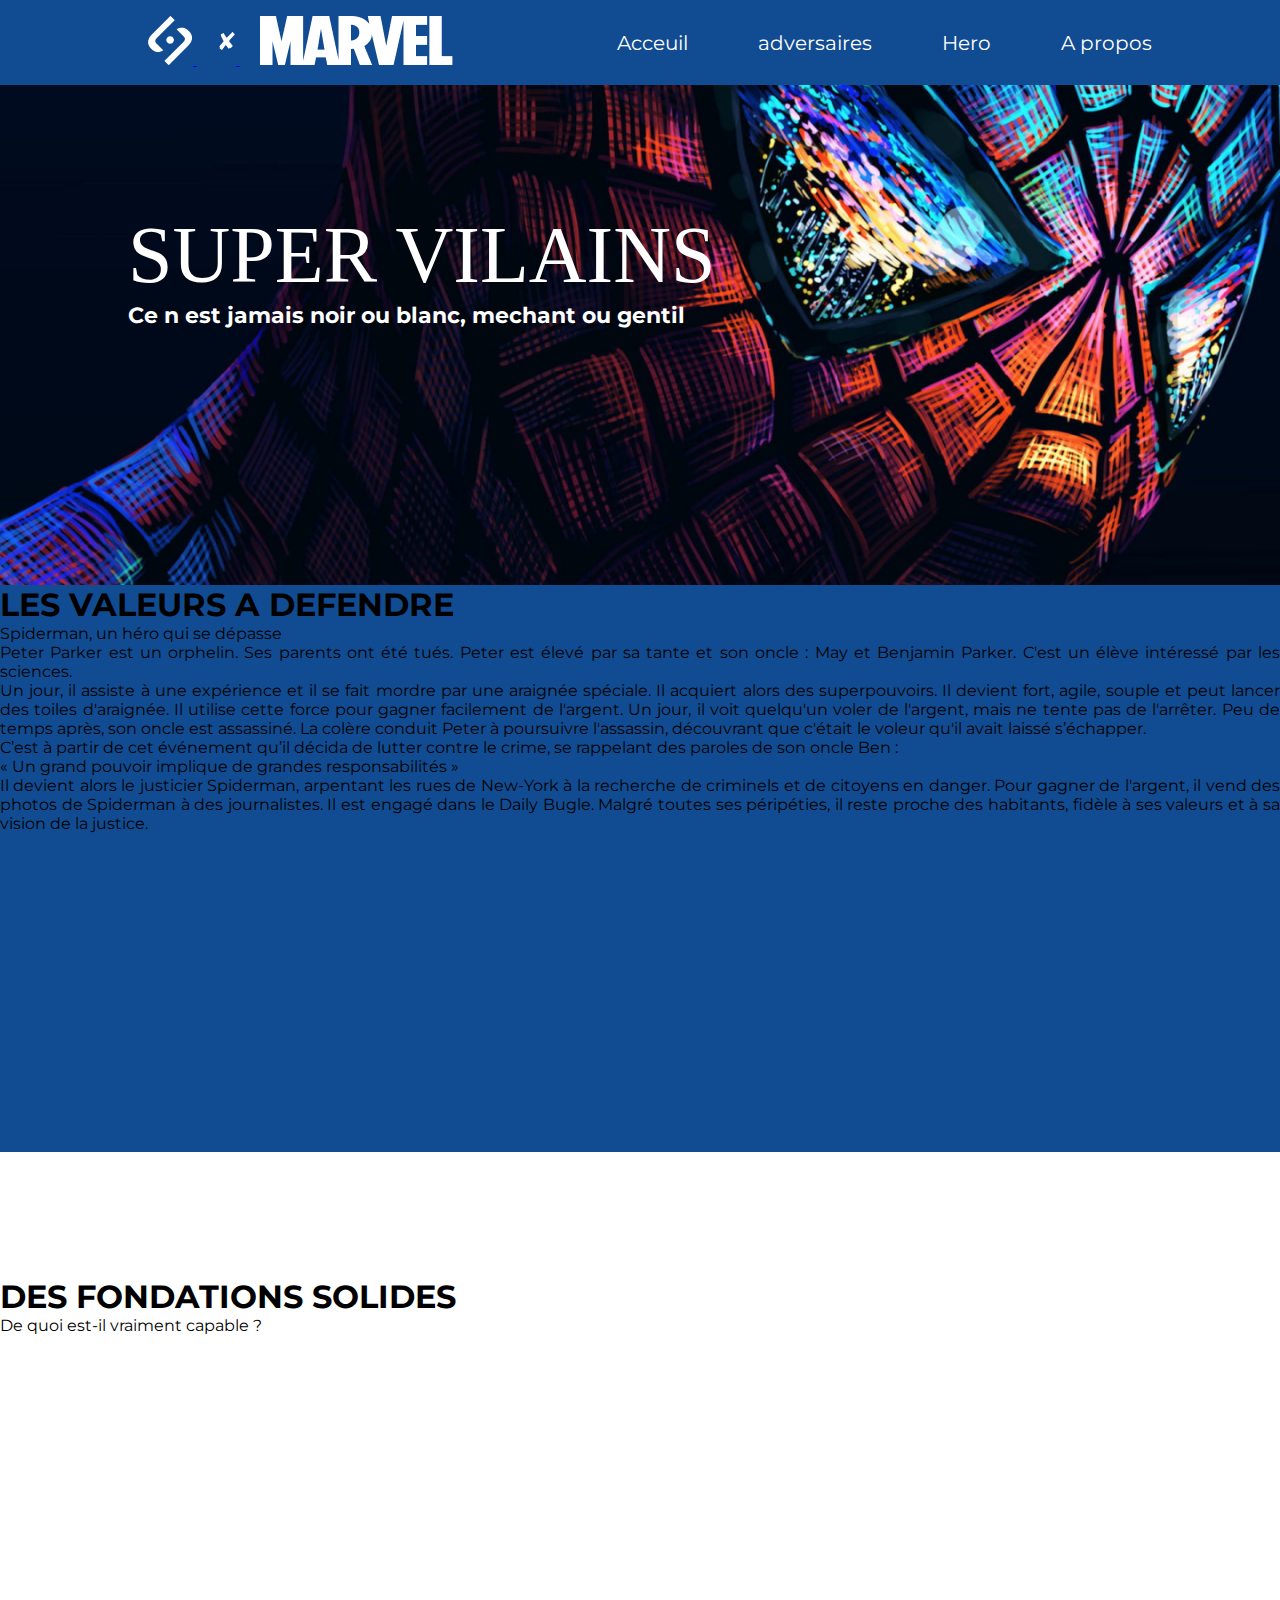
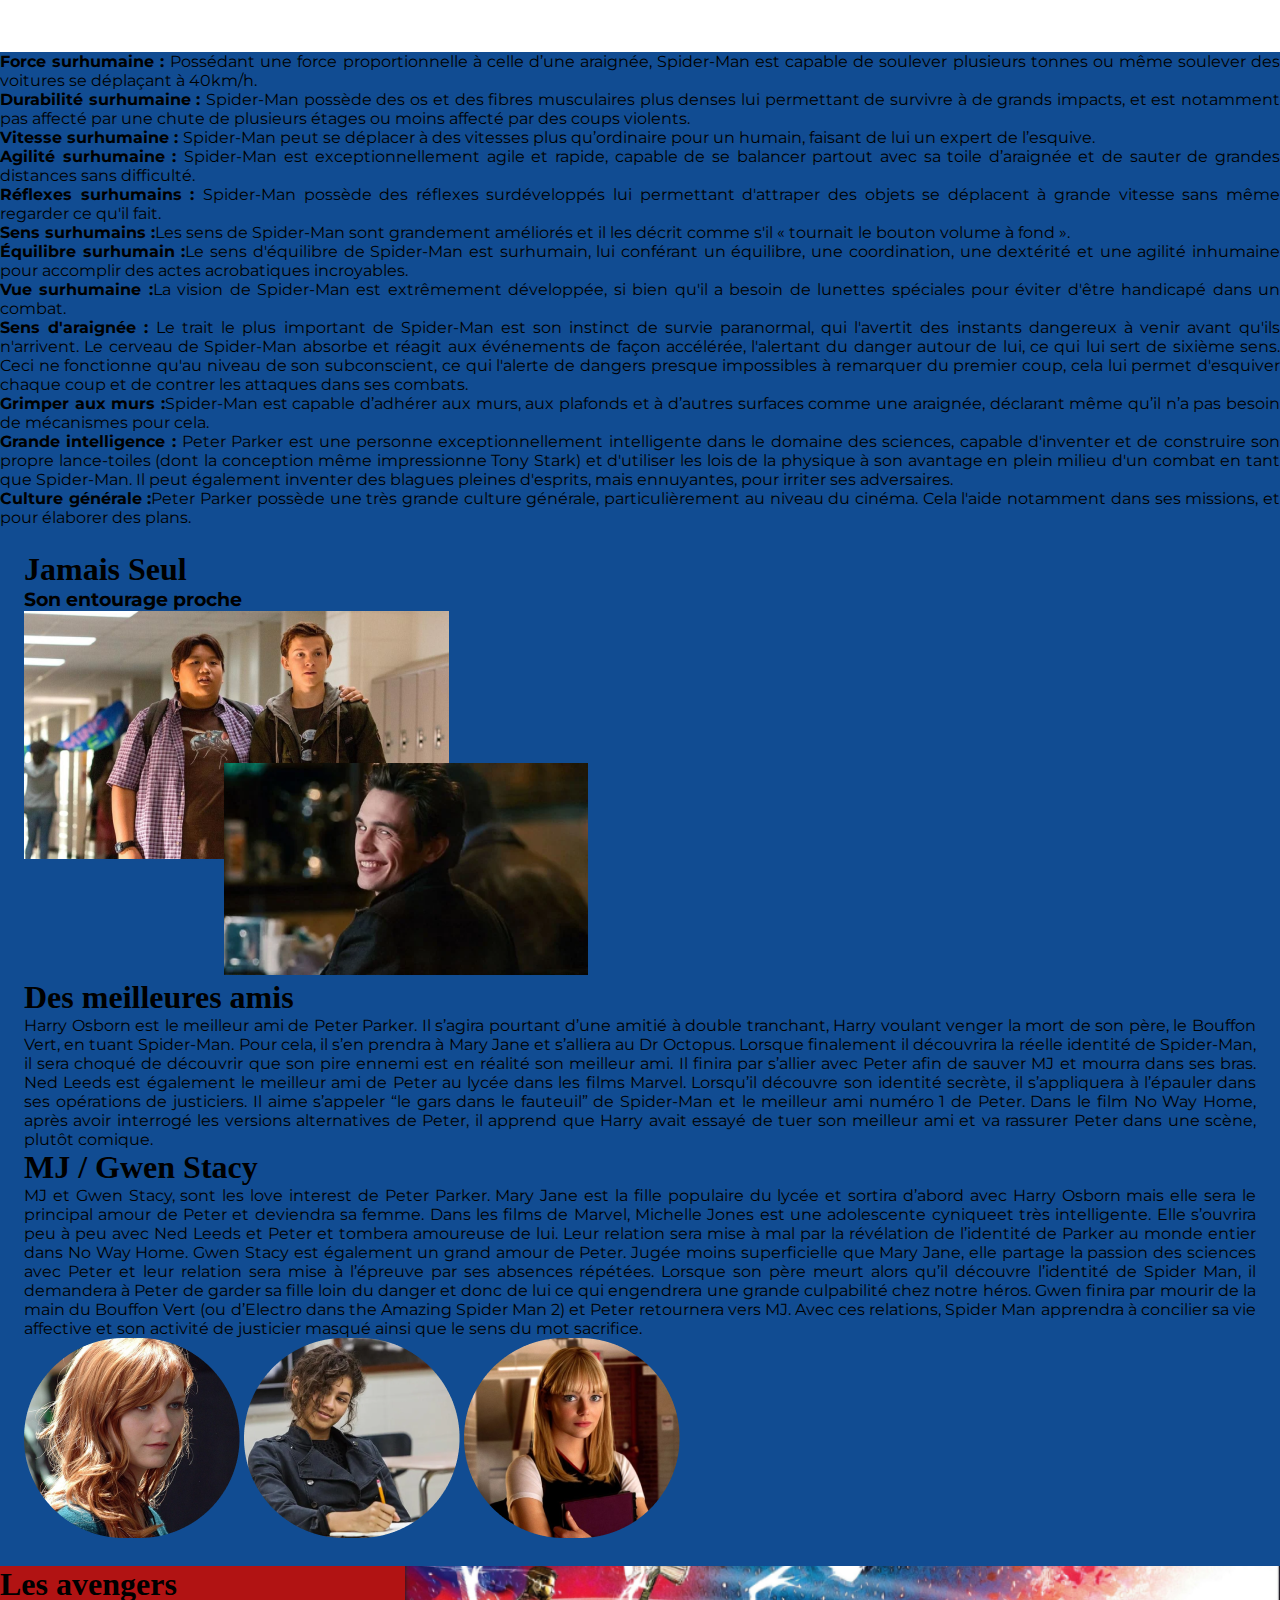
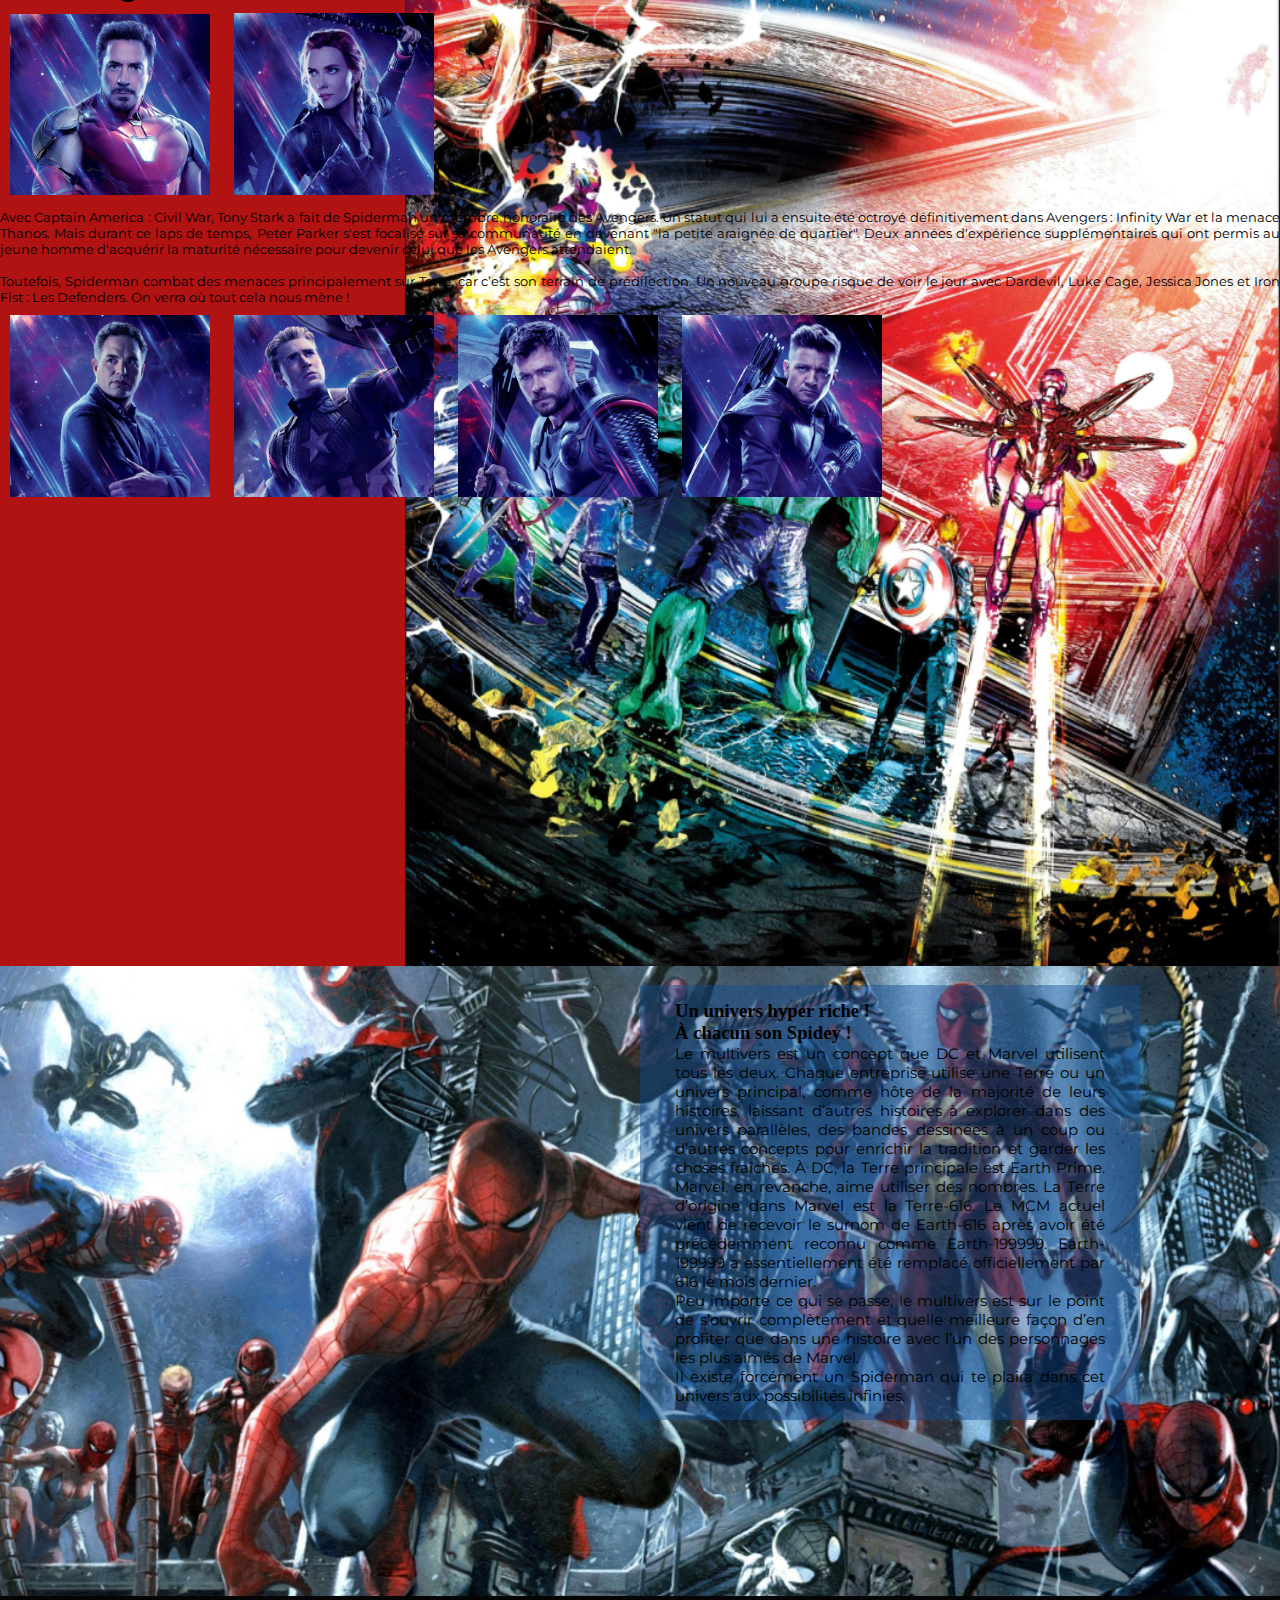
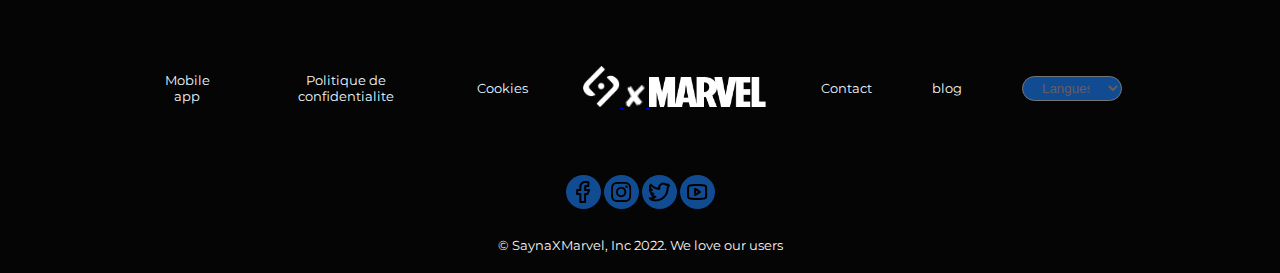
<file: heros.html>
<!DOCTYPE html>
<html lang="fr">
<head>
    <meta charset="UTF-8">
    <meta http-equiv="X-UA-Compatiblecc" content="IE=edge">
    <link href="https://cdn.jsdelivr.net/npm/bootstrap@5.1.3/dist/css/bootstrap.min.css" rel="stylesheet" integrity="sha384-1BmE4kWBq78iYhFldvKuhfTAU6auU8tT94WrHftjDbrCEXSU1oBoqyl2QvZ6jIW3" crossorigin="anonymous">
    <link rel="stylesheet" href="https://use.fontawesome.com/releases/v5.15.1/css/all.css" integrity="sha384-vp86vTRFVJgpjF9jiIGPEEqYqlDwgyBgEF109VFjmqGmIY/Y4HV4d3Gp2irVfcrp" crossorigin="anonymous">
    <link rel="stylesheet" href="Assets/Css/adversaire.css">
    <link rel="stylesheet" href="Assets/Css/heros.css">
    <meta name="viewport" content="width=device-width, initial-scale=1.0">
    <title>Heros</title>

</head>
<body>
    <header>
        <nav>
            <div class="conteneur navbar">
                <div class="brand">
                    <a href="bonus.html">
                        <img src="./Assets/Logo/logo1.png" alt="sayna">
                        <img  src="./Assets/Logo/logo2.png" alt="">
                        <img src="./Assets/Logo/logo3.png" alt="marvel">
                    </a>
                    
                </div>
                <div class="menu">
                    <ul>
                        <li><a href="index.html">Acceuil</a></li>
                        <li><a href="adversaire.html">adversaires</a></li>
                        <li><a href="#">Hero</a></li>
                        <li><a href="apropos.html">A propos</a></li>
                    </ul>
                </div>
            </div>
        </nav>
    </header>
    <main>
        <section id="hero">
            <div class="conteneur box">
                <h1 class="titre">SUPER VILAINS</h1>
                <p class="description">Ce n est jamais noir ou blanc, mechant ou gentil</p>
            </div>
        </section>
        <section id="valeur">
            <div class="container">
                <h1 class="text-white fw-bold mb-4">LES VALEURS A DEFENDRE</h1>
                <p class="heros-text text-white fw-bold fs-12">Spiderman, un héro qui se dépasse</p>
                <div class="row">
                    <div class="col-md-6">
                        <p class="heros-text text-white">Peter Parker est un orphelin. Ses parents ont été tués. Peter est élevé 
                            par sa tante et son oncle : May et Benjamin Parker. C'est un élève intéressé par les
                             sciences.</p>
                        <p class="heros-text text-white">Un jour, il assiste à une expérience et il se fait mordre par une 
                            araignée spéciale. Il acquiert alors des superpouvoirs. Il devient fort, agile, souple
                            et peut lancer des toiles d'araignée. Il utilise cette force pour gagner facilement 
                            de l'argent. Un jour, il voit quelqu'un voler de l'argent, mais ne tente pas de l'arrêter. 
                            Peu de temps après, son oncle est assassiné. La colère conduit Peter à poursuivre 
                            l'assassin, découvrant que c'était le voleur qu'il avait laissé s’échapper.</p>
                        <p class="heros-text text-white">C’est à partir de cet événement qu’il décida de lutter contre le crime,
                            se rappelant des paroles de son oncle Ben :</p>
                        <p class="heros-text text-white fw-bold">« Un grand pouvoir implique de grandes responsabilités »</p>
                        <p class="heros-text text-white">Il devient alors le justicier Spiderman, arpentant les rues de New-York à la recherche de criminels et de citoyens en danger.
                            Pour gagner de l'argent, il vend des photos de Spiderman à des journalistes. Il est engagé dans le Daily Bugle.
                            Malgré toutes ses péripéties, il reste proche des habitants, fidèle à ses valeurs et à sa vision de la justice.</p>
                    </div>
                    <div class="col-md-6">
                        <iframe width="560" height="315" src="https://www.youtube.com/embed/masukri2JiQ" title="YouTube video player" frameborder="0" allow="accelerometer; autoplay; clipboard-write; encrypted-media; gyroscope; picture-in-picture" allowfullscreen></iframe>
                    </div>
                </div>
            </div>
        </section>
        <section id="fondation">
            <div class="container mb-2 box">
                <h1 class="text-white fw-bold mb-4">DES FONDATIONS SOLIDES</h1>
                <p class="text-white fw-bold fs-12">De quoi est-il vraiment capable ?</p>
            </div>
        </section>
        <section id="force">
            <div class="container force-text">
                <div class="row box">
                    <div class="col-md-6">
                        <p class=" force-text text-white">
                            <span>Force surhumaine : </span>Possédant une force proportionnelle à celle d’une araignée, 
                            Spider-Man est capable de soulever plusieurs tonnes ou même soulever des voitures se 
                            déplaçant à 40km/h.
                        </p>
                        <p class="force-text text-white">
                            <span>Durabilité surhumaine : </span>Spider-Man possède des os et des fibres musculaires 
                            plus denses lui permettant de survivre à de grands impacts, et est notamment pas affecté 
                            par une chute de plusieurs étages ou moins affecté par des coups violents.
                        </p>
                        <p class="force-text text-white">
                            <span>Vitesse surhumaine : </span>Spider-Man peut se déplacer à des vitesses plus 
                            qu’ordinaire pour un humain, faisant de lui un expert de l’esquive.
                        </p>
                        <p class="force-text text-white">
                            <span>Agilité surhumaine : </span>Spider-Man est exceptionnellement agile et rapide, 
                            capable de se balancer partout avec sa toile d’araignée et de sauter de grandes distances 
                            sans difficulté.
                        </p>
                        <p class="force-text text-white">
                            <span>Réflexes surhumains : </span>Spider-Man possède des réflexes surdéveloppés lui
                             permettant d'attraper des objets se déplacent à grande vitesse sans même regarder ce 
                             qu'il fait.
                        </p>
                        <p class="force-text text-white">
                            <span>Sens surhumains :</span>Les sens de Spider-Man sont grandement améliorés et il les 
                            décrit comme s'il « tournait le bouton volume à fond ».
                        </p>
                        <p class="force-text text-white">
                            <span>Équilibre surhumain :</span>Le sens d'équilibre de Spider-Man est surhumain, lui 
                            conférant un équilibre, une coordination, une dextérité et une agilité inhumaine pour 
                            accomplir des actes acrobatiques incroyables.
                        </p>
                        <p class="force-text text-white">
                            <span>Vue surhumaine :</span>La vision de Spider-Man est extrêmement développée, 
                            si bien qu'il a besoin de lunettes spéciales pour éviter d'être handicapé dans un combat.
                        </p>
                    </div>
                    <div class="col-md-6">
                        <p class="force-text text-white">
                            <span>Sens d'araignée : </span>Le trait le plus important de Spider-Man est son instinct 
                            de survie paranormal, qui l'avertit des instants dangereux à venir avant qu'ils n'arrivent. 
                            Le cerveau de Spider-Man absorbe et réagit aux événements de façon accélérée, l'alertant du 
                            danger autour de lui, ce qui lui sert de sixième sens. Ceci ne fonctionne qu'au niveau de 
                            son subconscient, ce qui l'alerte de dangers presque impossibles à remarquer du premier 
                            coup, cela lui permet d'esquiver chaque coup et de contrer les attaques dans ses combats.
                        </p>
                        <p class="force-text text-white">
                            <span>Grimper aux murs :</span>Spider-Man est capable d’adhérer aux murs, aux plafonds et
                            à d’autres surfaces comme une araignée, déclarant même qu’il n’a pas besoin de mécanismes 
                            pour cela.
                        </p>
                        <p class="force-text text-white">
                            <span>Grande intelligence : </span>Peter Parker est une personne exceptionnellement 
                            intelligente dans le domaine des sciences, capable d'inventer et de construire son propre 
                            lance-toiles (dont la conception même impressionne Tony Stark) et d'utiliser les lois de 
                            la physique à son avantage en plein milieu d'un combat en tant que Spider-Man. Il peut 
                            également inventer des blagues pleines d'esprits, mais ennuyantes, pour irriter ses 
                            adversaires.
                        </p>
                        <p class="force-text text-white">
                            <span>Culture générale :</span>Peter Parker possède une très grande culture générale, 
                            particulièrement au niveau du cinéma. Cela l'aide notamment dans ses missions, et pour 
                            élaborer des plans.
                        </p>
                    </div>
                </div>
            </div>
        </section>
        <section id="entourage">
            <div class="container">
                <div class="entourage-head">
                    <h1 class="text-uppercase">Jamais Seul</h1>
                    <h3>Son entourage proche</h3>
                </div>
                <div class="row">
                    <div class="col-md-6">
                        <div class="entourage-image1">
                            <img class="img-fluid" src="Assets/Illustration/img21.png" alt="">
                        </div>
                        <div class="entourage-image2">
                            <img class="img-fluid" src="Assets/Illustration/img22.png" alt="">
                        </div>
                    </div>
                    <div class="col-md-6">
                        <h1 class="text-uppercase">Des meilleures amis</h1>
                        <p class="entourage-text">Harry Osborn est le meilleur ami de Peter Parker. Il s’agira pourtant d’une amitié à double
                            tranchant, Harry voulant venger la mort de son père, le Bouffon Vert, en tuant Spider-Man.
                            Pour cela, il s’en prendra à Mary Jane et s’alliera au Dr Octopus. Lorsque finalement il
                            découvrira la réelle identité de Spider-Man, il sera choqué de découvrir que son pire ennemi
                            est en réalité son meilleur ami. Il finira par s’allier avec Peter afin de sauver MJ et mourra
                            dans ses bras.
                            Ned Leeds est également le meilleur ami de Peter au lycée dans les films Marvel. Lorsqu’il
                            découvre son identité secrète, il s’appliquera à l’épauler dans ses opérations de justiciers. Il
                            aime s’appeler “le gars dans le fauteuil” de Spider-Man et le meilleur ami numéro 1 de Peter.
                            Dans le film No Way Home, après avoir interrogé les versions alternatives de Peter, il
                            apprend que Harry avait essayé de tuer son meilleur ami et va rassurer Peter dans une
                            scène, plutôt comique.</p>
                    </div>
                    <div class="col-md-6">
                        <h1 class="text-uppercase">MJ / Gwen Stacy</h1>
                        <p class="entourage-text">MJ et Gwen Stacy, sont les love interest de Peter Parker. Mary Jane est la fille populaire du
                            lycée et sortira d’abord avec Harry Osborn mais elle sera le principal amour de Peter et
                            deviendra sa femme. Dans les films de Marvel, Michelle Jones est une adolescente cyniqueet très intelligente. Elle s’ouvrira peu à peu avec Ned Leeds et Peter et tombera amoureuse
                            de lui. Leur relation sera mise à mal par la révélation de l’identité de Parker au monde entier
                            dans No Way Home.
                            Gwen Stacy est également un grand amour de Peter. Jugée moins superficielle que Mary
                            Jane, elle partage la passion des sciences avec Peter et leur relation sera mise à l’épreuve
                            par ses absences répétées. Lorsque son père meurt alors qu’il découvre l’identité de Spider
                            Man, il demandera à Peter de garder sa fille loin du danger et donc de lui ce qui engendrera
                            une grande culpabilité chez notre héros. Gwen finira par mourir de la main du Bouffon Vert
                            (ou d’Electro dans the Amazing Spider Man 2) et Peter retournera vers MJ.
                            Avec ces relations, Spider Man apprendra à concilier sa vie affective et son activité de
                            justicier masqué ainsi que le sens du mot sacrifice.</p>
                    </div>
                    <div class="col-md-6">
                        <div class="text-center pt-5 entourage3-image">
                            <img class="img-fluid p-2" src="Assets/Illustration/img23.png" alt="">
                            <img class="img-fluid p-2" src="Assets/Illustration/img24.png" alt="">
                            <img class="img-fluid p-2" src="Assets/Illustration/img25.png" alt="">
                        </div>
                    </div>
                </div>
            </div>
        </section>
        <section id="avengers" class="py-5">
            <div class="container">
                <div class="row">
                    <div class="col-md-6">
                        <h1 class="text-uppercase text-white pb-4">Les avengers</h1>
                        <div class="">
                            <div class="row">
                                <div class="col-md-5">
                                    <img class="avengers-img" src="Assets/Illustration/img26.png" alt="">
                                    <img class="avengers-img" src="Assets/Illustration/img27.png" alt="">
                                </div>
                                <div class="col-md-6 text-white">
                                    <p class="avengers-text">Avec Captain America : Civil War, Tony Stark a fait de Spiderman un membre honoraire des
                                        Avengers. Un statut qui lui a ensuite été octroyé définitivement dans Avengers : Infinity War
                                        et la menace Thanos. Mais durant ce laps de temps, Peter Parker s'est focalisé sur sa
                                        communauté en devenant "la petite araignée de quartier". Deux années d'expérience
                                        supplémentaires qui ont permis au jeune homme d'acquérir la maturité nécessaire pour
                                        devenir celui que les Avengers attendaient. <br>
                                        <br> Toutefois, Spiderman combat des menaces principalement sur Terre, car c’est son terrain de
                                        prédilection. Un nouveau groupe risque de voir le jour avec Dardevil, Luke Cage, Jessica
                                        Jones et Iron Fist : Les Defenders. On verra où tout cela nous mène !</p>
                                </div>
                            </div>
                        </div>
                        <img class="avengers-img" src="Assets/Illustration/img28.png" alt="">
                        <img class="avengers-img" src="Assets/Illustration/img30.png" alt="">
                        <img class="avengers-img" src="Assets/Illustration/img29.png" alt="">
                        <img class="avengers-img" src="Assets/Illustration/img31.png" alt="">
                    </div>
                    <div class="col-md-6">

                    </div>
                </div>      
            </div>
        </section>
        <section id="univers">
            <div class="univers-content">
                <h3 class="text-uppercase text-wite text-center">Un univers hyper riche !</h3>
                <h3 class="text-white text-end">À chacun son Spidey !</h3>
                <div class="univers-text text-white">
                    <p>
                        Le multivers est un concept que DC et Marvel utilisent tous les deux. Chaque entreprise
                        utilise une Terre ou un univers principal, comme hôte de la majorité de leurs histoires,
                        laissant d’autres histoires à explorer dans des univers parallèles, des bandes dessinées à
                        un coup ou d’autres concepts pour enrichir la tradition et garder les choses fraîches. À DC,
                        la Terre principale est Earth Prime. Marvel, en revanche, aime utiliser des nombres. La Terre
                        d’origine dans Marvel est la Terre-616. Le MCM actuel vient de recevoir le surnom de
                        Earth-616 après avoir été précédemment reconnu comme Earth-199999. Earth-199999 a
                        essentiellement été remplacé officiellement par 616 le mois dernier.
                    </p>
                    <p>
                        Peu importe ce qui se passe, le multivers est sur le point de s’ouvrir complètement et quelle
                        meilleure façon d’en profiter que dans une histoire avec l’un des personnages les plus aimés
                        de Marvel.
                    </p>
                    <p>
                        Il existe forcément un Spiderman qui te plaira dans cet univers aux possibilités infinies.
                    </p>
                </div>
            </div>
        </section>
    </main>
    <footer>
        <div class="conteneur footer">
            <div class="navigation-footer">
                <ul class="list1">
                    <li><a href="#">Mobile app</a></li>
                    <li><a href="#">Politique de confidentialite</a></li>
                    <li><a href="#">Cookies</a></li>
                </ul>
                <div class="brand">
                    <a href="#">
                        <img src="./Assets/Logo/logo1.png" width="16%" alt="">
                        <img src="./Assets/Logo/logo2.png" width="10%" alt="">
                        <img src="./Assets/Logo/logo3.png" width="50%" alt="">
                    </a>
                </div>
                <ul class="list2">
                    <li><a href="#">Contact</a></li>
                    <li><a href="#">blog</a></li>
                    <li>
                        <select name="" id="" class="formselect">
                            <option selected="">Langues</option>
                            <option value="Francais">Francais</option>
                            <option value="Anglais">Anglais</option>
                            <option value="Espagnol">Espagnol</option>
                        </select>
                    </li>
                </ul>
            </div>
            <div class="media" >
                <img src="./Assets/Logo/logof.png" alt="">
                <img src="./Assets/Logo/logoi.png" alt="">
                <img src="./Assets/Logo/logot.png" alt="">
                <img src="./Assets/Logo/logoy.png" alt="">
            </div>
            <div class="copyright">
                <p>&copy; SaynaXMarvel, Inc 2022. We love our users</p>
            </div>
        </div>
    </footer>
</body>
</html>
</file>
<file: Assets/Css/style.css>
*{
    padding: 0;
    margin: 0;
    box-sizing: border-box;
  }
  :root{
    --rouge: #B11313;
    --jaune: #F1C530;
    --blue: #114C92;
    --noir: #0000;
    --blanc: #ffff;
    
  }
  
  @font-face {
    font-family: 'far_from_homecoming';
    src: url(../police/far-from-homecoming.otf) format('OpenType ');
  }
  h1{
    font-family: 'far_from_homecoming';
  }
  
  /*design navigation*/
  #navigation{
    background-color: var(--rouge)
  }
  #navigation a:hover{
    color: #e0751c8c;
  
  }
  #navigation a{
    color: white;
    text-decoration: none;
  }
  /*design spiderman*/
  #spiderman {
    background-image: url(../Illustration/img1.png);
    height: 1000px;
    background-size: cover;
    background-position: center;  
  }
  #spiderman button{
    color: var(--rouge);
    border-radius: 10px;
    width: 20%;
  
  }
  #spiderman .opac{
    border: 2px solid;
    border-color: var(--blanc);
   
  }
  /*design cinema*/
  #cinema{
    background-color: var(--rouge);
    background-size: cover;
    background-position: center;
    text-align: justify;
  }
  #cinema .cinema-text{
    text-align: justify;
    text-justify: inter-word ;
  }
  #spiderman .box{
    position: relative;
    top: 55%;
  }
  .card{
    background-color: #b113136c;
    border: none;
  }
  .button-card{
    border-radius: 20px;
    color: var(--rouge);
    margin-left: 25%;
  }
  /*design formulaire*/
#formulaire{
  background-color: var(--blue);
}
.form{
  border-color: var(--noir);
  border-radius: 20px;
  width: 20rem;
}
#formulaire .envoyer{
  border-radius: 10px;
  border: 2px solid;
  border-color: var(--blanc);
  color: var(--blanc);
  margin-left: 10%;
}
/*design newsletter*/
#newsletter{
  background-color: var(--rouge);
}
#newsletter .box{
  position: relative;
  top: 45%;
}
#newsletter .letterform{
  background-color: #b1131369;
  color: rgba(255, 255, 255, 0.918);
  border-color: var(--blanc);
  border-radius: 20px;
  width: 25rem;
}
#newsletter .envoyer{
border-radius: 20px;
color: var(--rouge);
background-color: var(--blanc);

}
#newsletter a {
  color: var(--blanc);
}
::placeholder{
  color: white;
  opacity: 1;
}
footer{
  background-color: #050505;
  padding: 20px 0;
}
.footer{
  color: #faf5f5;
  text-align: center;
  font-size: 13px;
}
.navigation-footer{
  display: flex;
  justify-content: space-between  ;
  align-items: center;
  padding: 2em 0;
}
.navigation-footer .list1, .navigation-footer .list2{
  display: flex;
  justify-content: space-between;
  align-items: center;
}
.navigation-footer li{
  padding: 30px;
}
.navigation-footer li a {
  color: aliceblue;
  text-decoration: none;
}
.navigation-footer  .list2 .formselect{
  background-color:var(--rouge);
  border-radius: 50px;
  width: 100px;
  color: #faf5f5;
  padding: 3px 15px;
}
footer .media img{
  background-color: var(--rouge);
  color: #585555;
  padding: 5px;
  border-radius: 50%;
}
footer .media{
  padding: 15px;
  margin-bottom: 10px;
}
</file>
<file: Assets/Css/adversaire.css>
@import url('https://fonts.googleapis.com/css2?family=Montserrat:wght@300;500;800&family=Raleway:ital,wght@0,100;1,400&display=swap');
@font-face {
    font-family: 'far_from_homecoming';
    src: url(../police/far-from-homecoming.otf) format('OpenType ');
}
*{
    margin: 0;
    padding: 0;
    box-sizing: border-box;
}
.conteneur{
    width: 80%;
    margin: 0 auto;
}

body{
    font-family: Montserrat, sans-serif;
}
:root{
    --rouge: #B11313;
    --jaune: #F1C530;
    --blue: #114C92;
    --noir: #0000;
    --blanc: #ffff;
}
ul{
    list-style-type: none;
}
/*navigation*/
nav{
    background-color: var(--jaune);
    padding: 16px 0;
}
nav .navbar{
    display: flex;
    justify-content: space-between;
    align-items: center;

}
nav .brand img{
    padding-left: 20px;
}
nav .brand img:nth-child(2){
    padding-bottom: 15px;
}
nav .menu ul{
    display: flex;
    justify-content: space-between;
    align-items: center;
}
nav .menu ul li {
    margin-left: 70px;
    font-size: 20px;
    
}
nav .menu ul li a {
    color: var(--blanc);
    text-decoration: none;
}
/*hero*/
#hero{
    background-image: url(../Illustration/img7.png);
    height: 500px;
    background-position: center;
    background-repeat: no-repeat;
    background-size: cover;

}

#hero .description{
    color: var(--blanc);
    font-size: 35px;
    font-family: Montserrat;
}
Hero div{
    color: var(--blanc);
}
#hero .titre{
    font-family: 'far_from_homecoming';
    font-size: 5em;
    font-weight: 100;
    color: var(--blanc);
}
#hero .description{
    font-weight: bold;
    font-size: 1.4em;
}
#hero .box{
    position: relative;
    top: 25%;
}
/*design des card*/
#card-section {
    background-color: var(--jaune);
    padding-top: 30px;
}
#card-section .card{
    display: flex;
    justify-content: center;
    align-items: center;
    flex-wrap: wrap;
}
#card-section .card .card-hero{
    border: 6px solid #050505;
    border-bottom-left-radius: 50px;
    border-bottom-right-radius: 50px;
    width: 350px;
    height: 600px;
    margin: 20px;
    box-shadow: 0 4px 8px;
}
#card-section .card .card-hero .card-image{
    /*background-image: url(../Illustration/img8.png);*/
    background-color: aqua;
    height: 250px;
    background-size: cover;
    background-position: center;
    margin-bottom: 15px;

}
#card-section .card .card-hero:hover{
    background-color: #050505;
    color: #faf5f5;
    transform: scale(1.1);
}
/*image sur chaque carte*/
#card-section .card .card-hero .card-image1{
    background-image: url(../Illustration/img8.png);
}
#card-section .card .card-hero  .card-image2{
    background-image: url(../Illustration/img9.png);
}
#card-section .card .card-hero .card-image3{
    background-image: url(../Illustration/img10.png);
}
#card-section .card .card-hero .card-image4{
    background-image: url(../Illustration/img11.png);
}
#card-section .card .card-hero .card-image5{
    background-image: url(../Illustration/img12.png);
}
#card-section .card .card-hero .card-image6{
    background-image: url(../Illustration/img13.png);
}
#card-section .card .card-hero .card-image7{
    background-image: url(../Illustration/img14.png);
}
#card-section .card .card-hero .card-image8{
    background-image: url(../Illustration/img15.png);
}
#card-section .card .card-hero .card-image9{
    background-image: url(../Illustration/img16.png);
}
#card-section .card .card-hero .card-image10{
    background-image: url(../Illustration/img17.png);
}
#card-section .card .card-hero .card-image11{
    background-image: url(../Illustration/img18.png);
}
#card-section .card .card-hero .card-image12{
    background-image: url(../Illustration/img19.png);
}
#card-section .card .card-hero .card-image13{
    background-image: url(../Illustration/img20.png);
}
#card-section .card .card-hero .card-content{
    margin: 15px;
    font-size: 15px;

}
#card-section .card .card-hero .card-title{
    text-align: center;
    font-weight: bold;
}
#card-section .card .card-hero .card-content p{
    margin-bottom: 10px;
    padding-bottom: 5px;
}
#card-section .card .card-hero .card-content span{
    text-align: center;
    font-weight: bold;
}
/*
footer{
    background-color: #020202;
  }
  footer a{
    text-decoration: none;
    color: var(--rouge);
  }
  footer .dropdown{
    background-color: var(--rouge);
    color: var(--blanc);
    border-radius: 20px;
    width: 25%;
  }*/
  footer{
    background-color: #050505;
    padding: 20px 0;
}
.footer{
    color: #faf5f5;
    text-align: center;
    font-size: 13px;
}
.navigation-footer{
    display: flex;
    justify-content: space-between  ;
    align-items: center;
    padding: 2em 0;
}
.navigation-footer .list1, .navigation-footer .list2{
    display: flex;
    justify-content: space-between;
    align-items: center;
}
.navigation-footer li{
    padding: 30px;
}
.navigation-footer li a {
    color: aliceblue;
    text-decoration: none;
}
.navigation-footer  .list2 .formselect{
    background-color: #F1C530;
    border-radius: 50px;
    width: 100px;
    color: #faf5f5;
    padding: 3px 15px;
}
footer .media img{
    background-color: #F1C530;
    color: #faf5f5;
    padding: 5px;
    border-radius: 50%;
}
footer .media{
    padding: 15px;
    margin-bottom: 10px;
}
</file>
<file: Assets/Css/apropos.css>
@font-face {
    font-family: 'far_from_homecoming';
    src: url(../police/far-from-homecoming.otf) format('OpenType ');
  }
:root{
    --rouge: #B11313;
    --jaune: #F1C530;
    --blue: #114C92;
    --noir: #0000;
    --blanc: #ffff;
}
/*navigation*/
nav{
    background-color: var(--rouge);
    padding: 16px 0;
}
/*hero*/
#hero{
    background-color: var(--jaune);
    background-image: none;
}
/*
#hero .box{
    position: relative;
    top: -5 0%;
}*/
.image-rotate{
    background-image: url(../Illustration/img5.png);
    background-repeat: no-repeat;
    height: 500px;
    transform: scaleX(-1);
}


/*ANTENNE*/
#antenne{
    background-color: var(--rouge);
    padding: 90px 6px;
}
#antenne .antenne-header{
    color: white;
    margin-bottom: 30px;
}
#antenne .antenne-header h1, #saynaxmarvel h1{
    font-family: 'far-from-homecoming';
    font-size: 2.3em;
    font-weight: lighter;
}
#antenne .antenne-body{
    display: flex;
    justify-content: space-between;
    align-items: center;
    flex-wrap: wrap;
}
#antenne form{
    display: flex;
    flex-direction: column;
}
#antenne .formulaire{
    margin: 0 auto;
}
#antenne .formulaire .form-antenne, input[type=submit]{
    width: 375px;
    border-radius: 30px;
    padding: 8px 10px;
    background-color: transparent;
    color: white;
    border-color: white;
    margin-top: 30px;
}
input[type=submit]{
    width: 200px;
    margin: 20px auto;
}
input[type=submit]:hover{
    background-color: rgba(16, 1, 1, 0.612);
}
::-webkit-input-placeholder{
    color: white;
    opacity: 1;
}
:-moz-placeholder{
    color: white;
    opacity: 1;
}
:-ms-input-placeholder{
    color: white;
    opacity: 1;
}
::-ms-input-placeholder{
    color: white;
    opacity: 1;
}
::placeholder{
    color: white;
    opacity: 1;
}

#saynaxmarvel{
    background-color: var(--blue);
    color: white;
    padding: 60px 0px;
}
#saynaxmarvel .saynaxmarvel-body .box-text{
    width: 510px;
    text-align: justify;
    text-justify: inter-word ;
}
#saynaxmarvel .saynaxmarvel-body{
    display: flex;
    justify-content: space-between;
    flex-wrap: wrap;
}
#saynaxmarvel .saynaxmarvel-body .box-text ul{
    list-style-type: disc;
    margin-left: 25px;
}
#saynaxmarvel .saynaxmarvel-media{
    margin-top: 50px;

}
#saynaxmarvel .saynaxmarvel-media .media{
    display: flex;
    justify-content: space-around;
    align-items: center;
    flex-wrap: wrap;
}
#saynaxmarvel .saynaxmarvel-media .media a{
    text-decoration: none;
    color: white;
    padding: 20px 60px;
    border: 2px solid white;
    border-radius: 20px;
    margin: 5px;
}






/*couleur footer*/
.navigation-footer  .list2 .formselect{
    background-color: var(--rouge);
    border-radius: 50px;
    width: 100px;
    color: #6a5c5c;
    padding: 3px 15px;
}
footer .media img{
    background-color: var(--rouge );
    color: #faf5f5;
    padding: 5px;
    border-radius: 50%;
}
</file>
<file: Assets/Css/heros.css>
:root{
    --rouge: #B11313;
    --jaune: #F1C530;
    --blue: #114C92;
    --noir: #0000;
    --blanc: #ffff;
}
/*navigation*/
nav{
    background-color: var(--blue);
    padding: 16px 0;
}


/*entourage*/
#entourage{
    background-color: var(--blue);
    padding: 1.5em;
}

#entourage h1{
    font-family: 'far-from-homecoming';
}
#entourage .entourage-image2{
    margin-top: -100px;
    margin-left: 200px;
}
#entourage .entourage-image3{
    display: flex;
    justify-content: center;
    width: 43%;
    margin: 0 auto;
}
#entourage .entourage-text{
    text-align: justify;
    text-justify: inter-word;
}
#valeur{
    background-color: var(--blue)
  }
  /*design fondation*/
#fondation {
    background-image: url(../Illustration/img20.png);
    height: 500px;
    background-size: cover;
    background-position: center;  
}
#fondation .box{
    position: relative;
    top: 25%;
}
/*design force*/
#force{
  background-color: var(--blue);
}
#force .container span{
  font-weight: bold;
}
.force-text, .heros-text{
  text-align: justify;
  text-justify: inter-word;
}

#force .container .box{
  position: relative;
  top: 10%;
}
/*avengers*/
#avengers{
    background-color: var(--rouge);
    background-image: url(../Illustration/img32.png);
    background-size: 875px;
    height: 1000px;
    background-repeat: no-repeat;
    background-position: center right;
}
#avengers h1{
    font-family: 'far-from-homecoming';
}
#avengers .avengers-text{
    text-align: justify;
    margin-left: 0;
    font-size: 13px;
}
.avengers-img{
    width: 200px;
    margin: 10px;
}

/*univers*/
#univers{
    background-image: url(../Illustration/img33.png);
    background-color: var(--blue);
    height: 630px;
    background-repeat: no-repeat;
    background-size: cover;
    background-position: center;
}
#univers h3{
    font-family: 'far-from-homecoming';
}
#univers .univers-content{
    width: 500px;
    background-color: #114b9273;
    padding: 15px 35px;
    position: relative;
    left: 50%;
    top: 3%;
}
#univers .univers-text{
    text-align: justify;
    font-size: 15px;
}

#fondation{
    background-image: url(../Illustration/img20.png);
    height: 500px;
    background-position: center;
    background-size: cover;
    background-attachment: fixed;
}
fondation h1{
    font-family: 'far-from-homecoming';
    font-size: 3em;
    padding-top: 1.5em;
}

/*hero*/
#hero{
    background-image: url(../Illustration/img19.png);
    height: 500px;
    background-position: center;
    background-repeat: no-repeat;
    background-size: cover;
}
/*couleur footer*/
.navigation-footer  .list2 .formselect{
    background-color: var(--blue);
    border-radius: 50px;
    width: 100px;
    color: #6a5c5c;
    padding: 3px 15px;
}
footer .media img{
    background-color: var(--blue);
    color: #faf5f5;
    padding: 5px;
    border-radius: 50%;
}

@media screen and (max-width: 600px) {
    .valeurs-head{
        text-align: center;
    }
    .valeurs-head h3{
        font-size: 15px;
        padding: 0;
    }
    #valeurs .video iframe{
        width: 320px;
    }
}
</file>
